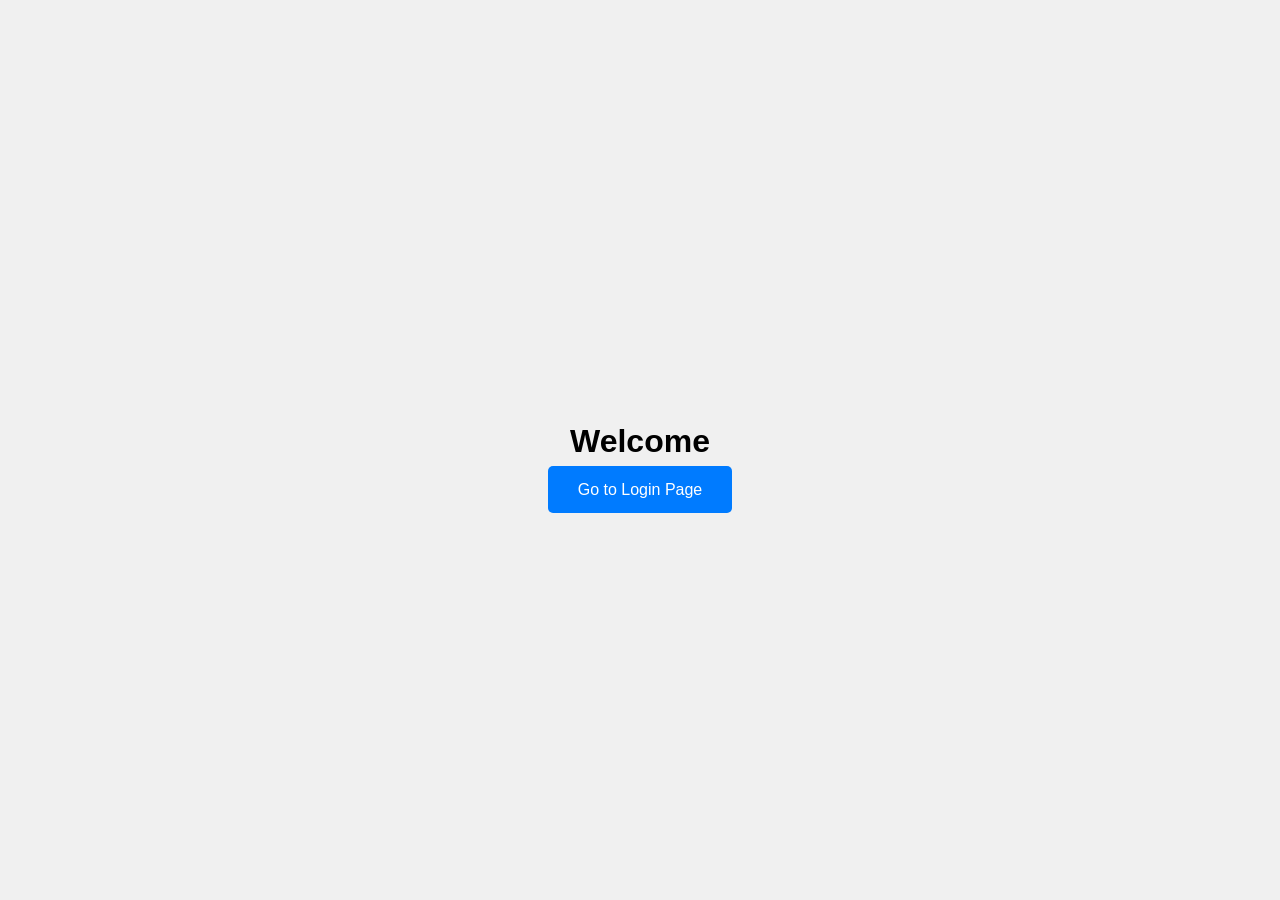
<file: static/index.html>
<!DOCTYPE html>
<html lang="en">
	<head>
		    <meta charset="UTF-8">
		        <meta name="viewport" content="width=device-width, initial-scale=1.0">
			    <title>Home</title>
			        <style>
        body {
		            font-family: Arial, sans-serif;
			                display: flex;
					            justify-content: center;
						                align-items: center;
								            height: 100vh;
									                margin: 0;
											            background-color: #f0f0f0;
												            }
	        .container {
			            text-align: center;
				            }
		        .login-button {
				            background-color: #007bff;
					                color: white;
							            border: none;
								                padding: 15px 30px;
										            font-size: 16px;
											                cursor: pointer;
													            border-radius: 5px;
														                text-decoration: none;
																        }
			        .login-button:hover {
					            background-color: #0056b3;
						            }
				    </style>
	</head>
	<body>
		    <div class="container">
			            <h1>Welcome</h1>
				            <a href="login.html" class="login-button">Go to Login Page</a>
					        </div>
	</body>
</html>
</file>
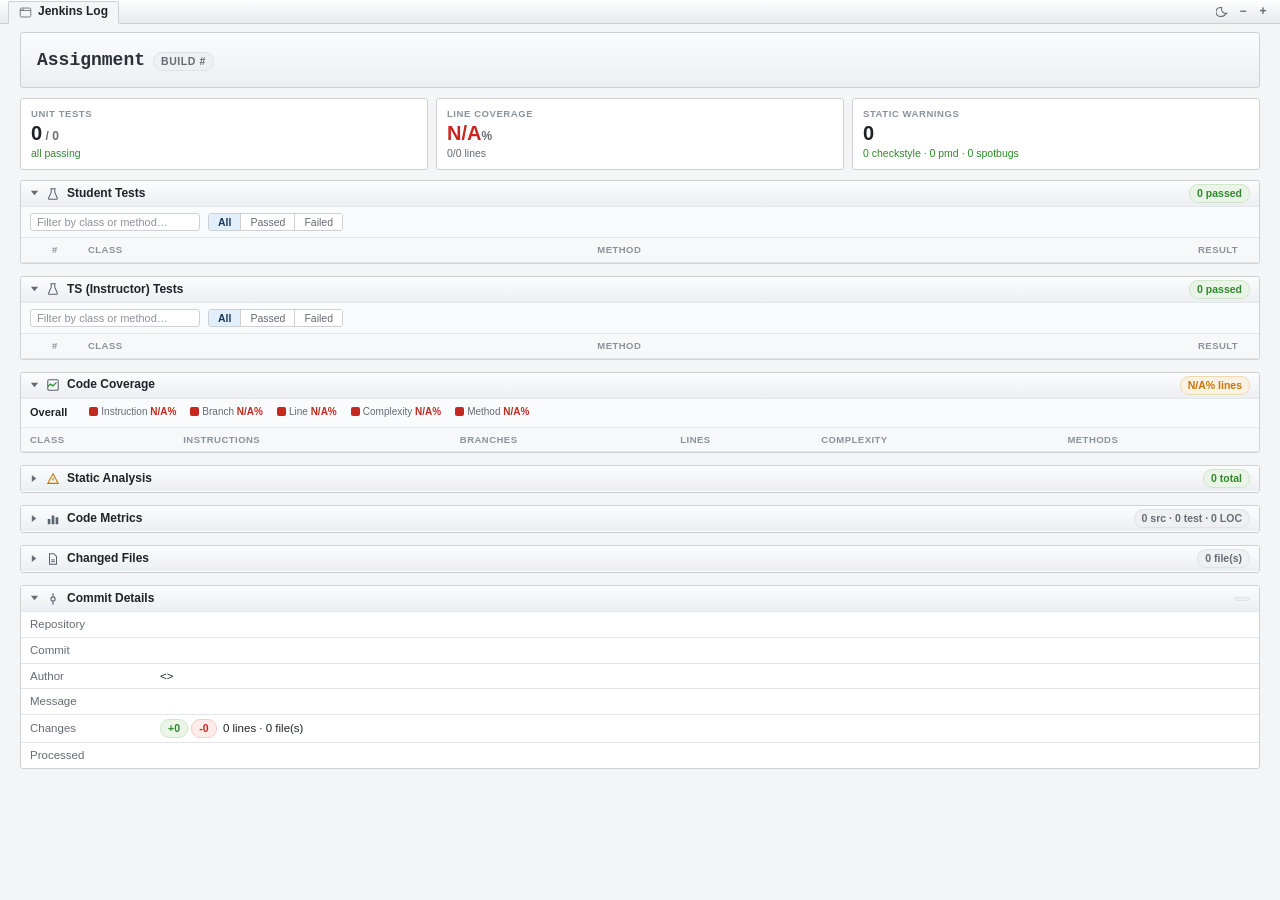
<file: EclipseMonitorModules/com.arglab.eclipsedatacollector.jenkins/web/index.html>
<!DOCTYPE html>
<html lang="en">
<head>
  <meta charset="UTF-8">
  <meta name="viewport" content="width=device-width, initial-scale=1.0">
  <title>Grading Report — Eclipse View</title>
  <link rel="stylesheet" href="styles.css">
  <script>
    (function () {
      try {
        var t = localStorage.getItem('gradeReportTheme');
        if (!t) t = matchMedia('(prefers-color-scheme: dark)').matches ? 'dark' : 'light';
        document.documentElement.setAttribute('data-theme', t);
      } catch (e) {
        document.documentElement.setAttribute('data-theme', 'dark');
      }
    })();
  </script>
</head>
<body>
  <div class="view-title">
    <span class="tab">
      <svg class="ico" viewBox="0 0 16 16" fill="none">
        <rect x="1.5" y="2.5" width="13" height="11" rx="1.5" stroke="#5a6470"/>
        <path d="M1.5 5.5h13" stroke="#5a6470"/>
        <circle cx="3.6" cy="4" r=".7" fill="#5a6470"/>
        <circle cx="5.6" cy="4" r=".7" fill="#5a6470"/>
      </svg>
      Jenkins Log
    </span>
    <span class="spacer"></span>
    <div class="tools">
      <span class="tbtn theme-toggle" title="Toggle light / dark theme"
            data-action="toggle-theme" role="button" tabindex="0">
        <svg class="i-moon" viewBox="0 0 16 16" width="14" height="14">
          <path d="M13 9.5A5.2 5.2 0 016.5 3a5.2 5.2 0 100 10c2.2 0 4.1-1.4 4.9-3.5z"
                fill="none" stroke="currentColor" stroke-width="1.2"/>
        </svg>
        <svg class="i-sun" viewBox="0 0 16 16" width="14" height="14">
          <circle cx="8" cy="8" r="3" fill="none" stroke="currentColor" stroke-width="1.2"/>
          <path d="M8 1v2M8 13v2M1 8h2M13 8h2M3.3 3.3l1.4 1.4M11.3 11.3l1.4 1.4M3.3 12.7l1.4-1.4M11.3 4.7l1.4-1.4"
                stroke="currentColor" stroke-width="1.1"/>
        </svg>
      </span>
      <span class="tbtn" title="Collapse all" data-action="collapse-all">&#8722;</span>
      <span class="tbtn" title="Expand all" data-action="expand-all">&#43;</span>
    </div>
    <!--div class="tools">
      <span class="tbtn" title="Collapse all" data-action="collapse-all">&#8722;</span>
      <span class="tbtn" title="Expand all" data-action="expand-all">&#43;</span>
      <span class="tbtn" title="Refresh">&#8635;</span>
    </div-->
  </div>

  <div class="body" id="root"></div>

  <!-- Report data island: replace this block's contents to render a different report -->
  <!--script id="report-data" type="application/json">
	{"commitStatusId":12,"commitHash":"8a882cfca9362b99cb35bd3791f97781f719ba70","repo":"csc216-GP3-TS","compiles":"c","commitsProcessed":true,"fileDiffsProcessed":true,"tsUnitTestsProcessed":true,"studentUnitTestsProcessed":true,"checkstyleProcessed":true,"pmdProcessed":true,"spotbugsProcessed":true,"coverageProcessed":true,"countsProcessed":true,"createdAt":"2025-08-18T11:12:54","commitDetails":{"commitId":12,"commitStatusId":12,"repo":"csc216-GP3-TS","commitHash":"8a882cfca9362b99cb35bd3791f97781f719ba70","authorTime":1755543085,"authorTimeZoneOffset":14400,"authorName":"Sarah Heckman","authorEmail":"sarah_heckman@ncsu.edu","commitMessage":"fixing pmd","insertions":1,"deletions":1,"linesChanged":2,"files":1,"commitTime":1755543085,"commitTimeZoneOffset":14400},"fileDiffs":[{"fileDiffsId":23,"commitStatusId":12,"commitType":"M","insertions":1,"deletions":1,"linesChanged":2,"priorPath":"WolfScheduler/src/edu/ncsu/csc216/wolf_scheduler/io/CourseRecordIO.java","path":"WolfScheduler/src/edu/ncsu/csc216/wolf_scheduler/io/CourseRecordIO.java"}],"checkstyleNotifications":[{"checkstyleId":21,"commitStatusId":12,"className":"Event","notification":"MissingJavadocMethodCheck","message":"Missing a Javadoc comment.","line":38,"col":9,"severity":"warning"}],"pmdNotifications":[{"pmdId":46,"commitStatusId":12,"packageName":"course","className":"Event","methodName":"setEventDetails","ruleSet":"Documentation","rule":"CommentRequired","beginLine":38,"endLine":38,"beginColumn":14,"endColumn":29,"priority":3,"message":"Comments on getters and setters\" are required"}],"spotBugsNotifications":[],"coverageData":[{"coverageId":36,"commitStatusId":12,"classname":"ConflictException","instructionMissed":0,"instructionCovered":8,"branchMissed":0,"branchCovered":0,"lineMissed":0,"lineCovered":4,"complexityMissed":0,"complexityCovered":2,"methodMissed":0,"methodCovered":2},{"coverageId":37,"commitStatusId":12,"classname":"Event","instructionMissed":0,"instructionCovered":198,"branchMissed":6,"branchCovered":28,"lineMissed":0,"lineCovered":57,"complexityMissed":6,"complexityCovered":22,"methodMissed":0,"methodCovered":8},{"coverageId":38,"commitStatusId":12,"classname":"ActivityRecordIO","instructionMissed":3,"instructionCovered":26,"branchMissed":0,"branchCovered":2,"lineMissed":1,"lineCovered":6,"complexityMissed":1,"complexityCovered":2,"methodMissed":1,"methodCovered":1},{"coverageId":39,"commitStatusId":12,"classname":"Course","instructionMissed":27,"instructionCovered":511,"branchMissed":17,"branchCovered":85,"lineMissed":9,"lineCovered":124,"complexityMissed":14,"complexityCovered":56,"methodMissed":0,"methodCovered":17},{"coverageId":40,"commitStatusId":12,"classname":"CourseRecordIO","instructionMissed":3,"instructionCovered":145,"branchMissed":0,"branchCovered":14,"lineMissed":1,"lineCovered":39,"complexityMissed":1,"complexityCovered":9,"methodMissed":1,"methodCovered":2},{"coverageId":41,"commitStatusId":12,"classname":"WolfScheduler","instructionMissed":12,"instructionCovered":301,"branchMissed":1,"branchCovered":27,"lineMissed":4,"lineCovered":64,"complexityMissed":1,"complexityCovered":25,"methodMissed":0,"methodCovered":12},{"coverageId":42,"commitStatusId":12,"classname":"Activity","instructionMissed":25,"instructionCovered":328,"branchMissed":15,"branchCovered":63,"lineMissed":8,"lineCovered":78,"complexityMissed":13,"complexityCovered":38,"methodMissed":0,"methodCovered":12}],"studentUnitTests":[{"commitStatusId":12,"className":"ActivityTest","methodName":"testCheckConflict5","line":-1,"fail":false,"failMsg":"","sunitTestsId":674},{"commitStatusId":12,"className":"ActivityTest","methodName":"testCheckConflictCE8","line":-1,"fail":false,"failMsg":"","sunitTestsId":675},{"commitStatusId":12,"className":"ActivityTest","methodName":"testCheckConflict4","line":-1,"fail":false,"failMsg":"","sunitTestsId":676},{"commitStatusId":12,"className":"ActivityTest","methodName":"testCheckConflictEC4","line":-1,"fail":false,"failMsg":"","sunitTestsId":677},{"commitStatusId":12,"className":"ActivityTest","methodName":"testCheckConflict3","line":-1,"fail":false,"failMsg":"","sunitTestsId":678},{"commitStatusId":12,"className":"ActivityTest","methodName":"testCheckConflictCE7","line":-1,"fail":false,"failMsg":"","sunitTestsId":679},{"commitStatusId":12,"className":"ActivityTest","methodName":"testCheckConflictEC8","line":-1,"fail":false,"failMsg":"","sunitTestsId":680},{"commitStatusId":12,"className":"ActivityTest","methodName":"testCheckConflict7","line":-1,"fail":false,"failMsg":"","sunitTestsId":681},{"commitStatusId":12,"className":"ActivityTest","methodName":"testCheckConflict8","line":-1,"fail":false,"failMsg":"","sunitTestsId":682},{"commitStatusId":12,"className":"ActivityTest","methodName":"testCheckConflict6","line":-1,"fail":false,"failMsg":"","sunitTestsId":683},{"commitStatusId":12,"className":"ActivityTest","methodName":"testCheckConflictE1","line":-1,"fail":false,"failMsg":"","sunitTestsId":684},{"commitStatusId":12,"className":"ActivityTest","methodName":"testCheckConflictEC7","line":-1,"fail":false,"failMsg":"","sunitTestsId":685},{"commitStatusId":12,"className":"ActivityTest","methodName":"testCheckConflictE2","line":-1,"fail":false,"failMsg":"","sunitTestsId":686},{"commitStatusId":12,"className":"ActivityTest","methodName":"testCheckConflictSameActivity","line":-1,"fail":false,"failMsg":"","sunitTestsId":687},{"commitStatusId":12,"className":"ActivityTest","methodName":"testCheckConflict1","line":-1,"fail":false,"failMsg":"","sunitTestsId":688},{"commitStatusId":12,"className":"ActivityTest","methodName":"testCheckConflictE3","line":-1,"fail":false,"failMsg":"","sunitTestsId":689},{"commitStatusId":12,"className":"ActivityTest","methodName":"testCheckConflictE4","line":-1,"fail":false,"failMsg":"","sunitTestsId":690},{"commitStatusId":12,"className":"ActivityTest","methodName":"testCheckConflictEC3","line":-1,"fail":false,"failMsg":"","sunitTestsId":691},{"commitStatusId":12,"className":"ActivityTest","methodName":"testCheckConflictCE1","line":-1,"fail":false,"failMsg":"","sunitTestsId":692},{"commitStatusId":12,"className":"ActivityTest","methodName":"testCheckConflict2","line":-1,"fail":false,"failMsg":"","sunitTestsId":693},{"commitStatusId":12,"className":"ActivityTest","methodName":"testCheckConflictE5","line":-1,"fail":false,"failMsg":"","sunitTestsId":694},{"commitStatusId":12,"className":"ActivityTest","methodName":"testCheckConflictCE2","line":-1,"fail":false,"failMsg":"","sunitTestsId":695},{"commitStatusId":12,"className":"ActivityTest","methodName":"testCheckConflictEC2","line":-1,"fail":false,"failMsg":"","sunitTestsId":696},{"commitStatusId":12,"className":"ActivityTest","methodName":"testCheckConflictCE3","line":-1,"fail":false,"failMsg":"","sunitTestsId":697},{"commitStatusId":12,"className":"ActivityTest","methodName":"testCheckConflictCE4","line":-1,"fail":false,"failMsg":"","sunitTestsId":698},{"commitStatusId":12,"className":"ActivityTest","methodName":"testCheckConflictEC1","line":-1,"fail":false,"failMsg":"","sunitTestsId":699},{"commitStatusId":12,"className":"ConflictExceptionTest","methodName":"testConflictException","line":-1,"fail":false,"failMsg":"","sunitTestsId":700},{"commitStatusId":12,"className":"ConflictExceptionTest","methodName":"testConflictExceptionString","line":-1,"fail":false,"failMsg":"","sunitTestsId":701},{"commitStatusId":12,"className":"CourseTest","methodName":"testSetMeetingDaysAndTimesInvalid(String, int, int)[18]","line":-1,"fail":false,"failMsg":"","sunitTestsId":702},{"commitStatusId":12,"className":"CourseTest","methodName":"testSetMeetingDaysAndTimesInvalid(String, int, int)[17]","line":-1,"fail":false,"failMsg":"","sunitTestsId":703},{"commitStatusId":12,"className":"CourseTest","methodName":"testSetMeetingDaysAndTimesInvalid(String, int, int)[19]","line":-1,"fail":false,"failMsg":"","sunitTestsId":704},{"commitStatusId":12,"className":"CourseTest","methodName":"testSetMeetingDaysAndTimesInvalid(String, int, int)[14]","line":-1,"fail":false,"failMsg":"","sunitTestsId":705},{"commitStatusId":12,"className":"CourseTest","methodName":"testSetMeetingDaysAndTimesInvalid(String, int, int)[13]","line":-1,"fail":false,"failMsg":"","sunitTestsId":706},{"commitStatusId":12,"className":"CourseTest","methodName":"testSetMeetingDaysAndTimesInvalid(String, int, int)[16]","line":-1,"fail":false,"failMsg":"","sunitTestsId":707},{"commitStatusId":12,"className":"CourseTest","methodName":"testSetMeetingDaysAndTimesInvalid(String, int, int)[15]","line":-1,"fail":false,"failMsg":"","sunitTestsId":708},{"commitStatusId":12,"className":"CourseTest","methodName":"testSetMeetingDaysAndTimesInvalid(String, int, int)[10]","line":-1,"fail":false,"failMsg":"","sunitTestsId":709},{"commitStatusId":12,"className":"CourseTest","methodName":"testSetMeetingDaysAndTimesInvalid(String, int, int)[12]","line":-1,"fail":false,"failMsg":"","sunitTestsId":710},{"commitStatusId":12,"className":"CourseTest","methodName":"testSetMeetingDaysAndTimesInvalid(String, int, int)[11]","line":-1,"fail":false,"failMsg":"","sunitTestsId":711},{"commitStatusId":12,"className":"CourseTest","methodName":"testSetInstructorIdValid()","line":-1,"fail":false,"failMsg":"","sunitTestsId":712},{"commitStatusId":12,"className":"CourseTest","methodName":"testSetNameValid(String)[1]","line":-1,"fail":false,"failMsg":"","sunitTestsId":713},{"commitStatusId":12,"className":"CourseTest","methodName":"testSetNameValid(String)[2]","line":-1,"fail":true,"failMsg":"Testing Fail","sunitTestsId":714},{"commitStatusId":12,"className":"CourseTest","methodName":"testSetNameValid(String)[5]","line":-1,"fail":false,"failMsg":"","sunitTestsId":715},{"commitStatusId":12,"className":"CourseTest","methodName":"testSetNameValid(String)[3]","line":-1,"fail":false,"failMsg":"","sunitTestsId":716},{"commitStatusId":12,"className":"CourseTest","methodName":"testSetNameValid(String)[4]","line":-1,"fail":false,"failMsg":"","sunitTestsId":717},{"commitStatusId":12,"className":"CourseTest","methodName":"testSetNameInvalid(String)[13]","line":-1,"fail":false,"failMsg":"","sunitTestsId":718},{"commitStatusId":12,"className":"CourseTest","methodName":"testSetNameInvalid(String)[14]","line":-1,"fail":false,"failMsg":"","sunitTestsId":719},{"commitStatusId":12,"className":"CourseTest","methodName":"testSetNameInvalid(String)[11]","line":-1,"fail":false,"failMsg":"","sunitTestsId":720},{"commitStatusId":12,"className":"CourseTest","methodName":"testSetSectionInvalid(String)[5]","line":-1,"fail":false,"failMsg":"","sunitTestsId":721},{"commitStatusId":12,"className":"CourseTest","methodName":"testSetNameInvalid(String)[12]","line":-1,"fail":false,"failMsg":"","sunitTestsId":722},{"commitStatusId":12,"className":"CourseTest","methodName":"testSetSectionInvalid(String)[4]","line":-1,"fail":false,"failMsg":"","sunitTestsId":723},{"commitStatusId":12,"className":"CourseTest","methodName":"testSetMeetingDaysAndTimesInvalid(String, int, int)[20]","line":-1,"fail":false,"failMsg":"","sunitTestsId":724},{"commitStatusId":12,"className":"CourseTest","methodName":"testSetSectionInvalid(String)[3]","line":-1,"fail":false,"failMsg":"","sunitTestsId":725},{"commitStatusId":12,"className":"CourseTest","methodName":"testSetSectionInvalid(String)[2]","line":-1,"fail":false,"failMsg":"","sunitTestsId":726},{"commitStatusId":12,"className":"CourseTest","methodName":"testHashCode()","line":-1,"fail":false,"failMsg":"","sunitTestsId":727},{"commitStatusId":12,"className":"CourseTest","methodName":"testEqualsObject()","line":-1,"fail":false,"failMsg":"","sunitTestsId":728},{"commitStatusId":12,"className":"CourseTest","methodName":"testSetSectionInvalid(String)[1]","line":-1,"fail":false,"failMsg":"","sunitTestsId":729},{"commitStatusId":12,"className":"CourseTest","methodName":"testSetNameInvalid(String)[7]","line":-1,"fail":false,"failMsg":"","sunitTestsId":730},{"commitStatusId":12,"className":"CourseTest","methodName":"testSetNameInvalid(String)[6]","line":-1,"fail":false,"failMsg":"","sunitTestsId":731},{"commitStatusId":12,"className":"CourseTest","methodName":"testSetCreditsValid()","line":-1,"fail":false,"failMsg":"","sunitTestsId":732},{"commitStatusId":12,"className":"CourseTest","methodName":"testSetNameInvalid(String)[9]","line":-1,"fail":false,"failMsg":"","sunitTestsId":733},{"commitStatusId":12,"className":"CourseTest","methodName":"testSetNameInvalid(String)[8]","line":-1,"fail":false,"failMsg":"","sunitTestsId":734},{"commitStatusId":12,"className":"CourseTest","methodName":"testSetNameInvalid(String)[10]","line":-1,"fail":false,"failMsg":"","sunitTestsId":735},{"commitStatusId":12,"className":"CourseTest","methodName":"testGetMeetingString()","line":-1,"fail":false,"failMsg":"","sunitTestsId":736},{"commitStatusId":12,"className":"CourseTest","methodName":"testSetInstructorIdInvalid(String)[1]","line":-1,"fail":false,"failMsg":"","sunitTestsId":737},{"commitStatusId":12,"className":"CourseTest","methodName":"testSetInstructorIdInvalid(String)[2]","line":-1,"fail":false,"failMsg":"","sunitTestsId":738},{"commitStatusId":12,"className":"CourseTest","methodName":"testSetNameInvalid(String)[1]","line":-1,"fail":false,"failMsg":"","sunitTestsId":739},{"commitStatusId":12,"className":"CourseTest","methodName":"testSetNameInvalid(String)[3]","line":-1,"fail":false,"failMsg":"","sunitTestsId":740},{"commitStatusId":12,"className":"CourseTest","methodName":"testSetMeetingDaysAndTimesValid(String, int, int, int, int)[1]","line":-1,"fail":false,"failMsg":"","sunitTestsId":741},{"commitStatusId":12,"className":"CourseTest","methodName":"testSetNameInvalid(String)[2]","line":-1,"fail":false,"failMsg":"","sunitTestsId":742},{"commitStatusId":12,"className":"CourseTest","methodName":"testSetMeetingDaysAndTimesValid(String, int, int, int, int)[2]","line":-1,"fail":false,"failMsg":"","sunitTestsId":743},{"commitStatusId":12,"className":"CourseTest","methodName":"testSetNameInvalid(String)[5]","line":-1,"fail":false,"failMsg":"","sunitTestsId":744},{"commitStatusId":12,"className":"CourseTest","methodName":"testSetMeetingDaysAndTimesValid(String, int, int, int, int)[3]","line":-1,"fail":false,"failMsg":"","sunitTestsId":745},{"commitStatusId":12,"className":"CourseTest","methodName":"testSetNameInvalid(String)[4]","line":-1,"fail":false,"failMsg":"","sunitTestsId":746},{"commitStatusId":12,"className":"CourseTest","methodName":"testSetMeetingDaysAndTimesValid(String, int, int, int, int)[4]","line":-1,"fail":false,"failMsg":"","sunitTestsId":747},{"commitStatusId":12,"className":"CourseTest","methodName":"testSetMeetingDaysAndTimesValid(String, int, int, int, int)[5]","line":-1,"fail":false,"failMsg":"","sunitTestsId":748},{"commitStatusId":12,"className":"CourseTest","methodName":"testSetTitleInvalid(String)[2]","line":-1,"fail":false,"failMsg":"","sunitTestsId":749},{"commitStatusId":12,"className":"CourseTest","methodName":"testSetMeetingDaysAndTimesValid(String, int, int, int, int)[6]","line":-1,"fail":false,"failMsg":"","sunitTestsId":750},{"commitStatusId":12,"className":"CourseTest","methodName":"testSetTitleInvalid(String)[1]","line":-1,"fail":false,"failMsg":"","sunitTestsId":751},{"commitStatusId":12,"className":"CourseTest","methodName":"testSetMeetingDaysAndTimesValid(String, int, int, int, int)[7]","line":-1,"fail":false,"failMsg":"","sunitTestsId":752},{"commitStatusId":12,"className":"CourseTest","methodName":"testToString()","line":-1,"fail":false,"failMsg":"","sunitTestsId":753},{"commitStatusId":12,"className":"CourseTest","methodName":"testSetCreditsInvalid(int)[2]","line":-1,"fail":false,"failMsg":"","sunitTestsId":754},{"commitStatusId":12,"className":"CourseTest","methodName":"testSetTitleValid()","line":-1,"fail":false,"failMsg":"","sunitTestsId":755},{"commitStatusId":12,"className":"CourseTest","methodName":"testSetCreditsInvalid(int)[1]","line":-1,"fail":false,"failMsg":"","sunitTestsId":756},{"commitStatusId":12,"className":"CourseTest","methodName":"testCourseArranged()","line":-1,"fail":false,"failMsg":"","sunitTestsId":757},{"commitStatusId":12,"className":"CourseTest","methodName":"testCourseWithTimes()","line":-1,"fail":false,"failMsg":"","sunitTestsId":758},{"commitStatusId":12,"className":"CourseTest","methodName":"testSetMeetingDaysAndTimesInvalid(String, int, int)[8]","line":-1,"fail":false,"failMsg":"","sunitTestsId":759},{"commitStatusId":12,"className":"CourseTest","methodName":"testSetMeetingDaysAndTimesInvalid(String, int, int)[9]","line":-1,"fail":false,"failMsg":"","sunitTestsId":760},{"commitStatusId":12,"className":"CourseTest","methodName":"testSetMeetingDaysAndTimesInvalid(String, int, int)[4]","line":-1,"fail":false,"failMsg":"","sunitTestsId":761},{"commitStatusId":12,"className":"CourseTest","methodName":"testSetMeetingDaysAndTimesInvalid(String, int, int)[5]","line":-1,"fail":false,"failMsg":"","sunitTestsId":762},{"commitStatusId":12,"className":"CourseTest","methodName":"testSetMeetingDaysAndTimesInvalid(String, int, int)[6]","line":-1,"fail":false,"failMsg":"","sunitTestsId":763},{"commitStatusId":12,"className":"CourseTest","methodName":"testSetMeetingDaysAndTimesInvalid(String, int, int)[7]","line":-1,"fail":false,"failMsg":"","sunitTestsId":764},{"commitStatusId":12,"className":"CourseTest","methodName":"testSetSectionValid()","line":-1,"fail":false,"failMsg":"","sunitTestsId":765},{"commitStatusId":12,"className":"CourseTest","methodName":"testSetMeetingDaysAndTimesInvalid(String, int, int)[1]","line":-1,"fail":false,"failMsg":"","sunitTestsId":766},{"commitStatusId":12,"className":"CourseTest","methodName":"testSetMeetingDaysAndTimesInvalid(String, int, int)[2]","line":-1,"fail":false,"failMsg":"","sunitTestsId":767},{"commitStatusId":12,"className":"CourseTest","methodName":"testSetMeetingDaysAndTimesInvalid(String, int, int)[3]","line":-1,"fail":false,"failMsg":"","sunitTestsId":768},{"commitStatusId":12,"className":"EventTest","methodName":"testToString()","line":-1,"fail":false,"failMsg":"","sunitTestsId":769},{"commitStatusId":12,"className":"EventTest","methodName":"testGetMeetingString()","line":-1,"fail":false,"failMsg":"","sunitTestsId":770},{"commitStatusId":12,"className":"EventTest","methodName":"testSetMeetingDaysAndTimesInvalid(String, int, int)[9]","line":-1,"fail":false,"failMsg":"","sunitTestsId":771},{"commitStatusId":12,"className":"EventTest","methodName":"testSetMeetingDaysAndTimesInvalid(String, int, int)[7]","line":-1,"fail":false,"failMsg":"","sunitTestsId":772},{"commitStatusId":12,"className":"EventTest","methodName":"testSetMeetingDaysAndTimesInvalid(String, int, int)[8]","line":-1,"fail":false,"failMsg":"","sunitTestsId":773},{"commitStatusId":12,"className":"EventTest","methodName":"testSetMeetingDaysAndTimesInvalid(String, int, int)[5]","line":-1,"fail":false,"failMsg":"","sunitTestsId":774},{"commitStatusId":12,"className":"EventTest","methodName":"testSetMeetingDaysAndTimesInvalid(String, int, int)[6]","line":-1,"fail":false,"failMsg":"","sunitTestsId":775},{"commitStatusId":12,"className":"EventTest","methodName":"testSetMeetingDaysAndTimesInvalid(String, int, int)[3]","line":-1,"fail":false,"failMsg":"","sunitTestsId":776},{"commitStatusId":12,"className":"EventTest","methodName":"testSetMeetingDaysAndTimesInvalid(String, int, int)[4]","line":-1,"fail":false,"failMsg":"","sunitTestsId":777},{"commitStatusId":12,"className":"EventTest","methodName":"testSetMeetingDaysAndTimesInvalid(String, int, int)[1]","line":-1,"fail":false,"failMsg":"","sunitTestsId":778},{"commitStatusId":12,"className":"EventTest","methodName":"testEvent()","line":-1,"fail":false,"failMsg":"","sunitTestsId":779},{"commitStatusId":12,"className":"EventTest","methodName":"testSetMeetingDaysAndTimesInvalid(String, int, int)[2]","line":-1,"fail":false,"failMsg":"","sunitTestsId":780},{"commitStatusId":12,"className":"EventTest","methodName":"testSetEventDetailsValid()","line":-1,"fail":false,"failMsg":"","sunitTestsId":781},{"commitStatusId":12,"className":"EventTest","methodName":"testGetShortDisplayArray()","line":-1,"fail":false,"failMsg":"","sunitTestsId":782},{"commitStatusId":12,"className":"EventTest","methodName":"testGetLongDisplayArray()","line":-1,"fail":false,"failMsg":"","sunitTestsId":783},{"commitStatusId":12,"className":"EventTest","methodName":"testSetMeetingDaysAndTimesInvalid(String, int, int)[10]","line":-1,"fail":false,"failMsg":"","sunitTestsId":784},{"commitStatusId":12,"className":"EventTest","methodName":"testSetMeetingDaysAndTimesInvalid(String, int, int)[11]","line":-1,"fail":false,"failMsg":"","sunitTestsId":785},{"commitStatusId":12,"className":"EventTest","methodName":"testSetMeetingDaysAndTimesValid(String, int, int, int, int)[1]","line":-1,"fail":false,"failMsg":"","sunitTestsId":786},{"commitStatusId":12,"className":"EventTest","methodName":"testSetTitleInvalid(String)[1]","line":-1,"fail":false,"failMsg":"","sunitTestsId":787},{"commitStatusId":12,"className":"EventTest","methodName":"testSetMeetingDaysAndTimesValid(String, int, int, int, int)[2]","line":-1,"fail":false,"failMsg":"","sunitTestsId":788},{"commitStatusId":12,"className":"EventTest","methodName":"testEqualsObject()","line":-1,"fail":false,"failMsg":"","sunitTestsId":789},{"commitStatusId":12,"className":"EventTest","methodName":"testSetTitleValid()","line":-1,"fail":false,"failMsg":"","sunitTestsId":790},{"commitStatusId":12,"className":"EventTest","methodName":"testSetTitleInvalid(String)[2]","line":-1,"fail":false,"failMsg":"","sunitTestsId":791},{"commitStatusId":12,"className":"EventTest","methodName":"testHashCode()","line":-1,"fail":false,"failMsg":"","sunitTestsId":792},{"commitStatusId":12,"className":"EventTest","methodName":"testSetEventDetailsInvalid(String)[1]","line":-1,"fail":false,"failMsg":"","sunitTestsId":793},{"commitStatusId":12,"className":"ExtendedCourseTest","methodName":"testGetShortDisplayArray()","line":-1,"fail":false,"failMsg":"","sunitTestsId":794},{"commitStatusId":12,"className":"ExtendedCourseTest","methodName":"testGetLongDisplayArray()","line":-1,"fail":false,"failMsg":"","sunitTestsId":795},{"commitStatusId":12,"className":"ActivityRecordIOTest","methodName":"testWriteActivityRecords","line":-1,"fail":false,"failMsg":"","sunitTestsId":796},{"commitStatusId":12,"className":"ActivityRecordIOTest","methodName":"testWriteActivityRecordsWithEvents","line":-1,"fail":false,"failMsg":"","sunitTestsId":797},{"commitStatusId":12,"className":"CourseRecordIOTest","methodName":"testReadInvalidCourseRecords","line":-1,"fail":false,"failMsg":"","sunitTestsId":798},{"commitStatusId":12,"className":"CourseRecordIOTest","methodName":"testReadValidCourseRecords","line":-1,"fail":false,"failMsg":"","sunitTestsId":799},{"commitStatusId":12,"className":"WolfSchedulerTest","methodName":"testExportSchedule","line":-1,"fail":false,"failMsg":"","sunitTestsId":800},{"commitStatusId":12,"className":"WolfSchedulerTest","methodName":"testRemoveActivityFromSchedule","line":-1,"fail":false,"failMsg":"","sunitTestsId":801},{"commitStatusId":12,"className":"WolfSchedulerTest","methodName":"testResetSchedule","line":-1,"fail":false,"failMsg":"","sunitTestsId":802},{"commitStatusId":12,"className":"WolfSchedulerTest","methodName":"testAddEventConflict","line":-1,"fail":false,"failMsg":"","sunitTestsId":803},{"commitStatusId":12,"className":"WolfSchedulerTest","methodName":"testAddCourseToSchedule","line":-1,"fail":false,"failMsg":"","sunitTestsId":804},{"commitStatusId":12,"className":"WolfSchedulerTest","methodName":"testAddEventToSchedule","line":-1,"fail":false,"failMsg":"","sunitTestsId":805},{"commitStatusId":12,"className":"WolfSchedulerTest","methodName":"testSetScheduleTitle","line":-1,"fail":false,"failMsg":"","sunitTestsId":806},{"commitStatusId":12,"className":"WolfSchedulerTest","methodName":"testGetScheduledActivities","line":-1,"fail":false,"failMsg":"","sunitTestsId":807},{"commitStatusId":12,"className":"WolfSchedulerTest","methodName":"testGetFullScheduledActivities","line":-1,"fail":false,"failMsg":"","sunitTestsId":808},{"commitStatusId":12,"className":"WolfSchedulerTest","methodName":"testGetCourseCatalog","line":-1,"fail":false,"failMsg":"","sunitTestsId":809},{"commitStatusId":12,"className":"WolfSchedulerTest","methodName":"testAddConflict","line":-1,"fail":false,"failMsg":"","sunitTestsId":810},{"commitStatusId":12,"className":"WolfSchedulerTest","methodName":"testGetCourseFromCatalog","line":-1,"fail":false,"failMsg":"","sunitTestsId":811},{"commitStatusId":12,"className":"WolfSchedulerTest","methodName":"testAddCourseConflict","line":-1,"fail":false,"failMsg":"","sunitTestsId":812},{"commitStatusId":12,"className":"WolfSchedulerTest","methodName":"testWolfScheduler","line":-1,"fail":false,"failMsg":"","sunitTestsId":813}],"tsUnitTests":[{"tsUnitTestId":701,"commitStatusId":12,"className":"TSActivityTest","methodName":"testCheckConflict4","line":-1,"fail":false,"failMsg":""},{"tsUnitTestId":702,"commitStatusId":12,"className":"TSActivityTest","methodName":"testCheckConflictEC4","line":-1,"fail":false,"failMsg":""},{"tsUnitTestId":703,"commitStatusId":12,"className":"TSActivityTest","methodName":"testCheckConflictCE7","line":-1,"fail":false,"failMsg":""},{"tsUnitTestId":704,"commitStatusId":12,"className":"TSActivityTest","methodName":"testCheckConflictEC1","line":-1,"fail":false,"failMsg":""},{"tsUnitTestId":705,"commitStatusId":12,"className":"TSActivityTest","methodName":"testCheckConflict7","line":-1,"fail":false,"failMsg":""},{"tsUnitTestId":706,"commitStatusId":12,"className":"TSActivityTest","methodName":"testCheckConflictEC7","line":-1,"fail":false,"failMsg":""},{"tsUnitTestId":707,"commitStatusId":12,"className":"TSActivityTest","methodName":"testCheckConflict1","line":-1,"fail":false,"failMsg":""},{"tsUnitTestId":708,"commitStatusId":12,"className":"TSActivityTest","methodName":"testCheckConflictCE4","line":-1,"fail":false,"failMsg":""},{"tsUnitTestId":709,"commitStatusId":12,"className":"TSActivityTest","methodName":"testCheckConflict3","line":-1,"fail":false,"failMsg":""},{"tsUnitTestId":710,"commitStatusId":12,"className":"TSActivityTest","methodName":"testCheckConflictCE1","line":-1,"fail":false,"failMsg":""},{"tsUnitTestId":711,"commitStatusId":12,"className":"TSActivityTest","methodName":"testCheckConflictE2","line":-1,"fail":false,"failMsg":""},{"tsUnitTestId":712,"commitStatusId":12,"className":"TSActivityTest","methodName":"testCheckConflictCE3","line":-1,"fail":false,"failMsg":""},{"tsUnitTestId":713,"commitStatusId":12,"className":"TSActivityTest","methodName":"testCheckConflictEC3","line":-1,"fail":false,"failMsg":""},{"tsUnitTestId":714,"commitStatusId":12,"className":"TSActivityTest","methodName":"testCheckConflictCE2","line":-1,"fail":false,"failMsg":""},{"tsUnitTestId":715,"commitStatusId":12,"className":"TSActivityTest","methodName":"testCheckConflictE1","line":-1,"fail":false,"failMsg":""},{"tsUnitTestId":716,"commitStatusId":12,"className":"TSActivityTest","methodName":"testCheckConflictE4","line":-1,"fail":false,"failMsg":""},{"tsUnitTestId":717,"commitStatusId":12,"className":"TSActivityTest","methodName":"testCheckConflict6","line":-1,"fail":false,"failMsg":""},{"tsUnitTestId":718,"commitStatusId":12,"className":"TSActivityTest","methodName":"testCheckConflictSameActivity","line":-1,"fail":false,"failMsg":""},{"tsUnitTestId":719,"commitStatusId":12,"className":"TSActivityTest","methodName":"testCheckConflictE5","line":-1,"fail":false,"failMsg":""},{"tsUnitTestId":720,"commitStatusId":12,"className":"TSActivityTest","methodName":"testCheckConflictEC2","line":-1,"fail":false,"failMsg":""},{"tsUnitTestId":721,"commitStatusId":12,"className":"TSActivityTest","methodName":"testCheckConflict5","line":-1,"fail":false,"failMsg":""},{"tsUnitTestId":722,"commitStatusId":12,"className":"TSActivityTest","methodName":"testCheckConflictCE8","line":-1,"fail":false,"failMsg":""},{"tsUnitTestId":723,"commitStatusId":12,"className":"TSActivityTest","methodName":"testCheckConflictEC8","line":-1,"fail":false,"failMsg":""},{"tsUnitTestId":724,"commitStatusId":12,"className":"TSActivityTest","methodName":"testCheckConflictE3","line":-1,"fail":false,"failMsg":""},{"tsUnitTestId":725,"commitStatusId":12,"className":"TSActivityTest","methodName":"testCheckConflict2","line":-1,"fail":false,"failMsg":""},{"tsUnitTestId":726,"commitStatusId":12,"className":"TSActivityTest","methodName":"testCheckConflict8","line":-1,"fail":false,"failMsg":""},{"tsUnitTestId":727,"commitStatusId":12,"className":"TSConflictExceptionTest","methodName":"testConflictExceptionString","line":-1,"fail":false,"failMsg":""},{"tsUnitTestId":728,"commitStatusId":12,"className":"TSConflictExceptionTest","methodName":"testConflictException","line":-1,"fail":false,"failMsg":""},{"tsUnitTestId":729,"commitStatusId":12,"className":"TSCourseTest","methodName":"testSetMeetingDaysAndTimesInvalid(String, int, int)[12]","line":-1,"fail":false,"failMsg":""},{"tsUnitTestId":730,"commitStatusId":12,"className":"TSCourseTest","methodName":"testSetMeetingDaysAndTimesInvalid(String, int, int)[13]","line":-1,"fail":false,"failMsg":""},{"tsUnitTestId":731,"commitStatusId":12,"className":"TSCourseTest","methodName":"testSetMeetingDaysAndTimesInvalid(String, int, int)[10]","line":-1,"fail":false,"failMsg":""},{"tsUnitTestId":732,"commitStatusId":12,"className":"TSCourseTest","methodName":"testSetMeetingDaysAndTimesInvalid(String, int, int)[11]","line":-1,"fail":false,"failMsg":""},{"tsUnitTestId":733,"commitStatusId":12,"className":"TSCourseTest","methodName":"testSetMeetingDaysAndTimesInvalid(String, int, int)[18]","line":-1,"fail":false,"failMsg":""},{"tsUnitTestId":734,"commitStatusId":12,"className":"TSCourseTest","methodName":"testSetMeetingDaysAndTimesInvalid(String, int, int)[19]","line":-1,"fail":false,"failMsg":""},{"tsUnitTestId":735,"commitStatusId":12,"className":"TSCourseTest","methodName":"testSetMeetingDaysAndTimesInvalid(String, int, int)[16]","line":-1,"fail":false,"failMsg":""},{"tsUnitTestId":736,"commitStatusId":12,"className":"TSCourseTest","methodName":"testSetMeetingDaysAndTimesInvalid(String, int, int)[17]","line":-1,"fail":false,"failMsg":""},{"tsUnitTestId":737,"commitStatusId":12,"className":"TSCourseTest","methodName":"testSetMeetingDaysAndTimesInvalid(String, int, int)[14]","line":-1,"fail":false,"failMsg":""},{"tsUnitTestId":738,"commitStatusId":12,"className":"TSCourseTest","methodName":"testSetMeetingDaysAndTimesInvalid(String, int, int)[15]","line":-1,"fail":false,"failMsg":""},{"tsUnitTestId":739,"commitStatusId":12,"className":"TSCourseTest","methodName":"testToString()","line":-1,"fail":false,"failMsg":""},{"tsUnitTestId":740,"commitStatusId":12,"className":"TSCourseTest","methodName":"testSetSectionInvalid(String)[1]","line":-1,"fail":false,"failMsg":""},{"tsUnitTestId":741,"commitStatusId":12,"className":"TSCourseTest","methodName":"testSetSectionInvalid(String)[2]","line":-1,"fail":false,"failMsg":""},{"tsUnitTestId":742,"commitStatusId":12,"className":"TSCourseTest","methodName":"testSetSectionInvalid(String)[3]","line":-1,"fail":false,"failMsg":""},{"tsUnitTestId":743,"commitStatusId":12,"className":"TSCourseTest","methodName":"testSetSectionInvalid(String)[4]","line":-1,"fail":false,"failMsg":""},{"tsUnitTestId":744,"commitStatusId":12,"className":"TSCourseTest","methodName":"testSetNameInvalid(String)[11]","line":-1,"fail":false,"failMsg":""},{"tsUnitTestId":745,"commitStatusId":12,"className":"TSCourseTest","methodName":"testSetMeetingDaysAndTimesInvalid(String, int, int)[20]","line":-1,"fail":false,"failMsg":""},{"tsUnitTestId":746,"commitStatusId":12,"className":"TSCourseTest","methodName":"testSetNameInvalid(String)[10]","line":-1,"fail":false,"failMsg":""},{"tsUnitTestId":747,"commitStatusId":12,"className":"TSCourseTest","methodName":"testSetNameInvalid(String)[9]","line":-1,"fail":false,"failMsg":""},{"tsUnitTestId":748,"commitStatusId":12,"className":"TSCourseTest","methodName":"testSetNameInvalid(String)[7]","line":-1,"fail":false,"failMsg":""},{"tsUnitTestId":749,"commitStatusId":12,"className":"TSCourseTest","methodName":"testSetNameInvalid(String)[8]","line":-1,"fail":false,"failMsg":""},{"tsUnitTestId":750,"commitStatusId":12,"className":"TSCourseTest","methodName":"testEqualsObject()","line":-1,"fail":false,"failMsg":""},{"tsUnitTestId":751,"commitStatusId":12,"className":"TSCourseTest","methodName":"testSetSectionInvalid(String)[5]","line":-1,"fail":false,"failMsg":""},{"tsUnitTestId":752,"commitStatusId":12,"className":"TSCourseTest","methodName":"testHashCode()","line":-1,"fail":false,"failMsg":""},{"tsUnitTestId":753,"commitStatusId":12,"className":"TSCourseTest","methodName":"testSetCreditsValid()","line":-1,"fail":false,"failMsg":""},{"tsUnitTestId":754,"commitStatusId":12,"className":"TSCourseTest","methodName":"testSetNameInvalid(String)[14]","line":-1,"fail":false,"failMsg":""},{"tsUnitTestId":755,"commitStatusId":12,"className":"TSCourseTest","methodName":"testSetNameInvalid(String)[13]","line":-1,"fail":false,"failMsg":""},{"tsUnitTestId":756,"commitStatusId":12,"className":"TSCourseTest","methodName":"testSetNameInvalid(String)[12]","line":-1,"fail":false,"failMsg":""},{"tsUnitTestId":757,"commitStatusId":12,"className":"TSCourseTest","methodName":"testGetMeetingString()","line":-1,"fail":false,"failMsg":""},{"tsUnitTestId":758,"commitStatusId":12,"className":"TSCourseTest","methodName":"testSetInstructorIdInvalid(String)[1]","line":-1,"fail":false,"failMsg":""},{"tsUnitTestId":759,"commitStatusId":12,"className":"TSCourseTest","methodName":"testSetInstructorIdValid()","line":-1,"fail":false,"failMsg":""},{"tsUnitTestId":760,"commitStatusId":12,"className":"TSCourseTest","methodName":"testSetInstructorIdInvalid(String)[2]","line":-1,"fail":false,"failMsg":""},{"tsUnitTestId":761,"commitStatusId":12,"className":"TSCourseTest","methodName":"testSetNameInvalid(String)[1]","line":-1,"fail":false,"failMsg":""},{"tsUnitTestId":762,"commitStatusId":12,"className":"TSCourseTest","methodName":"testSetNameInvalid(String)[2]","line":-1,"fail":false,"failMsg":""},{"tsUnitTestId":763,"commitStatusId":12,"className":"TSCourseTest","methodName":"testSetNameInvalid(String)[5]","line":-1,"fail":false,"failMsg":""},{"tsUnitTestId":764,"commitStatusId":12,"className":"TSCourseTest","methodName":"testSetNameInvalid(String)[6]","line":-1,"fail":false,"failMsg":""},{"tsUnitTestId":765,"commitStatusId":12,"className":"TSCourseTest","methodName":"testSetTitleInvalid(String)[1]","line":-1,"fail":false,"failMsg":""},{"tsUnitTestId":766,"commitStatusId":12,"className":"TSCourseTest","methodName":"testSetNameInvalid(String)[3]","line":-1,"fail":false,"failMsg":""},{"tsUnitTestId":767,"commitStatusId":12,"className":"TSCourseTest","methodName":"testSetNameInvalid(String)[4]","line":-1,"fail":false,"failMsg":""},{"tsUnitTestId":768,"commitStatusId":12,"className":"TSCourseTest","methodName":"testSetTitleInvalid(String)[2]","line":-1,"fail":false,"failMsg":""},{"tsUnitTestId":769,"commitStatusId":12,"className":"TSCourseTest","methodName":"testSetNameValid(String)[5]","line":-1,"fail":false,"failMsg":""},{"tsUnitTestId":770,"commitStatusId":12,"className":"TSCourseTest","methodName":"testSetNameValid(String)[4]","line":-1,"fail":false,"failMsg":""},{"tsUnitTestId":771,"commitStatusId":12,"className":"TSCourseTest","methodName":"testSetTitleValid()","line":-1,"fail":false,"failMsg":""},{"tsUnitTestId":772,"commitStatusId":12,"className":"TSCourseTest","methodName":"testSetMeetingDaysAndTimesValid(String, int, int, int, int)[7]","line":-1,"fail":false,"failMsg":""},{"tsUnitTestId":773,"commitStatusId":12,"className":"TSCourseTest","methodName":"testSetCreditsInvalid(int)[1]","line":-1,"fail":false,"failMsg":""},{"tsUnitTestId":774,"commitStatusId":12,"className":"TSCourseTest","methodName":"testSetMeetingDaysAndTimesValid(String, int, int, int, int)[6]","line":-1,"fail":false,"failMsg":""},{"tsUnitTestId":775,"commitStatusId":12,"className":"TSCourseTest","methodName":"testSetCreditsInvalid(int)[2]","line":-1,"fail":false,"failMsg":""},{"tsUnitTestId":776,"commitStatusId":12,"className":"TSCourseTest","methodName":"testCourseArranged()","line":-1,"fail":false,"failMsg":""},{"tsUnitTestId":777,"commitStatusId":12,"className":"TSCourseTest","methodName":"testSetNameValid(String)[3]","line":-1,"fail":false,"failMsg":""},{"tsUnitTestId":778,"commitStatusId":12,"className":"TSCourseTest","methodName":"testCourseWithTimes()","line":-1,"fail":false,"failMsg":""},{"tsUnitTestId":779,"commitStatusId":12,"className":"TSCourseTest","methodName":"testSetNameValid(String)[2]","line":-1,"fail":false,"failMsg":""},{"tsUnitTestId":780,"commitStatusId":12,"className":"TSCourseTest","methodName":"testSetNameValid(String)[1]","line":-1,"fail":false,"failMsg":""},{"tsUnitTestId":781,"commitStatusId":12,"className":"TSCourseTest","methodName":"testSetMeetingDaysAndTimesInvalid(String, int, int)[7]","line":-1,"fail":false,"failMsg":""},{"tsUnitTestId":782,"commitStatusId":12,"className":"TSCourseTest","methodName":"testSetMeetingDaysAndTimesInvalid(String, int, int)[8]","line":-1,"fail":false,"failMsg":""},{"tsUnitTestId":783,"commitStatusId":12,"className":"TSCourseTest","methodName":"testSetMeetingDaysAndTimesInvalid(String, int, int)[5]","line":-1,"fail":false,"failMsg":""},{"tsUnitTestId":784,"commitStatusId":12,"className":"TSCourseTest","methodName":"testSetMeetingDaysAndTimesValid(String, int, int, int, int)[1]","line":-1,"fail":false,"failMsg":""},{"tsUnitTestId":785,"commitStatusId":12,"className":"TSCourseTest","methodName":"testSetMeetingDaysAndTimesInvalid(String, int, int)[6]","line":-1,"fail":false,"failMsg":""},{"tsUnitTestId":786,"commitStatusId":12,"className":"TSCourseTest","methodName":"testSetMeetingDaysAndTimesInvalid(String, int, int)[3]","line":-1,"fail":false,"failMsg":""},{"tsUnitTestId":787,"commitStatusId":12,"className":"TSCourseTest","methodName":"testSetMeetingDaysAndTimesValid(String, int, int, int, int)[3]","line":-1,"fail":false,"failMsg":""},{"tsUnitTestId":788,"commitStatusId":12,"className":"TSCourseTest","methodName":"testSetMeetingDaysAndTimesInvalid(String, int, int)[4]","line":-1,"fail":false,"failMsg":""},{"tsUnitTestId":789,"commitStatusId":12,"className":"TSCourseTest","methodName":"testSetMeetingDaysAndTimesValid(String, int, int, int, int)[2]","line":-1,"fail":false,"failMsg":""},{"tsUnitTestId":790,"commitStatusId":12,"className":"TSCourseTest","methodName":"testSetMeetingDaysAndTimesInvalid(String, int, int)[1]","line":-1,"fail":false,"failMsg":""},{"tsUnitTestId":791,"commitStatusId":12,"className":"TSCourseTest","methodName":"testSetMeetingDaysAndTimesValid(String, int, int, int, int)[5]","line":-1,"fail":false,"failMsg":""},{"tsUnitTestId":792,"commitStatusId":12,"className":"TSCourseTest","methodName":"testSetMeetingDaysAndTimesInvalid(String, int, int)[2]","line":-1,"fail":false,"failMsg":""},{"tsUnitTestId":793,"commitStatusId":12,"className":"TSCourseTest","methodName":"testSetMeetingDaysAndTimesValid(String, int, int, int, int)[4]","line":-1,"fail":false,"failMsg":""},{"tsUnitTestId":794,"commitStatusId":12,"className":"TSCourseTest","methodName":"testSetSectionValid()","line":-1,"fail":false,"failMsg":""},{"tsUnitTestId":795,"commitStatusId":12,"className":"TSCourseTest","methodName":"testSetMeetingDaysAndTimesInvalid(String, int, int)[9]","line":-1,"fail":false,"failMsg":""},{"tsUnitTestId":796,"commitStatusId":12,"className":"TSEventTest","methodName":"testGetMeetingString()","line":-1,"fail":false,"failMsg":""},{"tsUnitTestId":797,"commitStatusId":12,"className":"TSEventTest","methodName":"testEqualsObject()","line":-1,"fail":false,"failMsg":""},{"tsUnitTestId":798,"commitStatusId":12,"className":"TSEventTest","methodName":"testHashCode()","line":-1,"fail":false,"failMsg":""},{"tsUnitTestId":799,"commitStatusId":12,"className":"TSEventTest","methodName":"testSetEventDetailsValid()","line":-1,"fail":false,"failMsg":""},{"tsUnitTestId":800,"commitStatusId":12,"className":"TSEventTest","methodName":"testSetTitleValid()","line":-1,"fail":false,"failMsg":""},{"tsUnitTestId":801,"commitStatusId":12,"className":"TSEventTest","methodName":"testSetMeetingDaysAndTimesInvalid(String, int, int)[9]","line":-1,"fail":false,"failMsg":""},{"tsUnitTestId":802,"commitStatusId":12,"className":"TSEventTest","methodName":"testSetMeetingDaysAndTimesInvalid(String, int, int)[8]","line":-1,"fail":false,"failMsg":""},{"tsUnitTestId":803,"commitStatusId":12,"className":"TSEventTest","methodName":"testSetMeetingDaysAndTimesInvalid(String, int, int)[5]","line":-1,"fail":false,"failMsg":""},{"tsUnitTestId":804,"commitStatusId":12,"className":"TSEventTest","methodName":"testSetMeetingDaysAndTimesInvalid(String, int, int)[4]","line":-1,"fail":false,"failMsg":""},{"tsUnitTestId":805,"commitStatusId":12,"className":"TSEventTest","methodName":"testSetMeetingDaysAndTimesInvalid(String, int, int)[7]","line":-1,"fail":false,"failMsg":""},{"tsUnitTestId":806,"commitStatusId":12,"className":"TSEventTest","methodName":"testSetMeetingDaysAndTimesInvalid(String, int, int)[6]","line":-1,"fail":false,"failMsg":""},{"tsUnitTestId":807,"commitStatusId":12,"className":"TSEventTest","methodName":"testSetMeetingDaysAndTimesInvalid(String, int, int)[1]","line":-1,"fail":false,"failMsg":""},{"tsUnitTestId":808,"commitStatusId":12,"className":"TSEventTest","methodName":"testSetMeetingDaysAndTimesInvalid(String, int, int)[3]","line":-1,"fail":false,"failMsg":""},{"tsUnitTestId":809,"commitStatusId":12,"className":"TSEventTest","methodName":"testSetMeetingDaysAndTimesInvalid(String, int, int)[2]","line":-1,"fail":false,"failMsg":""},{"tsUnitTestId":810,"commitStatusId":12,"className":"TSEventTest","methodName":"testSetMeetingDaysAndTimesInvalid(String, int, int)[10]","line":-1,"fail":false,"failMsg":""},{"tsUnitTestId":811,"commitStatusId":12,"className":"TSEventTest","methodName":"testSetMeetingDaysAndTimesInvalid(String, int, int)[11]","line":-1,"fail":false,"failMsg":""},{"tsUnitTestId":812,"commitStatusId":12,"className":"TSEventTest","methodName":"testToString()","line":-1,"fail":false,"failMsg":""},{"tsUnitTestId":813,"commitStatusId":12,"className":"TSEventTest","methodName":"testSetMeetingDaysAndTimesValid(String, int, int, int, int)[1]","line":-1,"fail":false,"failMsg":""},{"tsUnitTestId":814,"commitStatusId":12,"className":"TSEventTest","methodName":"testSetMeetingDaysAndTimesValid(String, int, int, int, int)[2]","line":-1,"fail":false,"failMsg":""},{"tsUnitTestId":815,"commitStatusId":12,"className":"TSEventTest","methodName":"testEvent()","line":-1,"fail":false,"failMsg":""},{"tsUnitTestId":816,"commitStatusId":12,"className":"TSEventTest","methodName":"testGetShortDisplayArray()","line":-1,"fail":false,"failMsg":""},{"tsUnitTestId":817,"commitStatusId":12,"className":"TSEventTest","methodName":"testSetTitleInvalid(String)[2]","line":-1,"fail":false,"failMsg":""},{"tsUnitTestId":818,"commitStatusId":12,"className":"TSEventTest","methodName":"testSetTitleInvalid(String)[1]","line":-1,"fail":false,"failMsg":""},{"tsUnitTestId":819,"commitStatusId":12,"className":"TSEventTest","methodName":"testSetEventDetailsInvalid(String)[1]","line":-1,"fail":false,"failMsg":""},{"tsUnitTestId":820,"commitStatusId":12,"className":"TSEventTest","methodName":"testGetLongDisplayArray()","line":-1,"fail":false,"failMsg":""},{"tsUnitTestId":821,"commitStatusId":12,"className":"TSExtendedCourseTest","methodName":"testGetLongDisplayArray()","line":-1,"fail":false,"failMsg":""},{"tsUnitTestId":822,"commitStatusId":12,"className":"TSExtendedCourseTest","methodName":"testGetShortDisplayArray()","line":-1,"fail":false,"failMsg":""},{"tsUnitTestId":823,"commitStatusId":12,"className":"TSActivityRecordIOTest","methodName":"testWriteActivityRecordsWithEvents","line":-1,"fail":false,"failMsg":""},{"tsUnitTestId":824,"commitStatusId":12,"className":"TSActivityRecordIOTest","methodName":"testWriteActivityRecords","line":-1,"fail":false,"failMsg":""},{"tsUnitTestId":825,"commitStatusId":12,"className":"TSCourseRecordIOTest","methodName":"testReadInvalidCourseRecords","line":-1,"fail":false,"failMsg":""},{"tsUnitTestId":826,"commitStatusId":12,"className":"TSCourseRecordIOTest","methodName":"testReadValidCourseRecords","line":-1,"fail":false,"failMsg":""},{"tsUnitTestId":827,"commitStatusId":12,"className":"TSWolfSchedulerTest","methodName":"testWolfScheduler","line":-1,"fail":false,"failMsg":""},{"tsUnitTestId":828,"commitStatusId":12,"className":"TSWolfSchedulerTest","methodName":"testGetScheduledActivities","line":-1,"fail":false,"failMsg":""},{"tsUnitTestId":829,"commitStatusId":12,"className":"TSWolfSchedulerTest","methodName":"testAddEventToSchedule","line":-1,"fail":false,"failMsg":""},{"tsUnitTestId":830,"commitStatusId":12,"className":"TSWolfSchedulerTest","methodName":"testAddEventConflict","line":-1,"fail":false,"failMsg":""},{"tsUnitTestId":831,"commitStatusId":12,"className":"TSWolfSchedulerTest","methodName":"testRemoveActivityFromSchedule","line":-1,"fail":false,"failMsg":""},{"tsUnitTestId":832,"commitStatusId":12,"className":"TSWolfSchedulerTest","methodName":"testGetFullScheduledActivities","line":-1,"fail":false,"failMsg":""},{"tsUnitTestId":833,"commitStatusId":12,"className":"TSWolfSchedulerTest","methodName":"testSetScheduleTitle","line":-1,"fail":false,"failMsg":""},{"tsUnitTestId":834,"commitStatusId":12,"className":"TSWolfSchedulerTest","methodName":"testAddCourseToSchedule","line":-1,"fail":false,"failMsg":""},{"tsUnitTestId":835,"commitStatusId":12,"className":"TSWolfSchedulerTest","methodName":"testAddConflict","line":-1,"fail":false,"failMsg":""},{"tsUnitTestId":836,"commitStatusId":12,"className":"TSWolfSchedulerTest","methodName":"testAddCourseConflict","line":-1,"fail":false,"failMsg":""},{"tsUnitTestId":837,"commitStatusId":12,"className":"TSWolfSchedulerTest","methodName":"testGetCourseCatalog","line":-1,"fail":false,"failMsg":""},{"tsUnitTestId":838,"commitStatusId":12,"className":"TSWolfSchedulerTest","methodName":"testExportSchedule","line":-1,"fail":false,"failMsg":""},{"tsUnitTestId":839,"commitStatusId":12,"className":"TSWolfSchedulerTest","methodName":"testResetSchedule","line":-1,"fail":false,"failMsg":""},{"tsUnitTestId":840,"commitStatusId":12,"className":"TSWolfSchedulerTest","methodName":"testGetCourseFromCatalog","line":-1,"fail":false,"failMsg":""}],"countsData":[{"countsId":188,"commitStatusId":12,"path":"./src/edu/ncsu/csc216/wolf_scheduler/ui/WolfSchedulerGUI.java","classname":"WolfSchedulerGUI","srcType":"src","methods":27,"asserts":0,"nblank":92,"ncode":655,"ncomment":232},{"countsId":189,"commitStatusId":12,"path":"./test/edu/ncsu/csc216/wolf_scheduler/scheduler/WolfSchedulerTest.java","classname":"WolfSchedulerTest","srcType":"test","methods":16,"asserts":204,"nblank":69,"ncode":414,"ncomment":155},{"countsId":190,"commitStatusId":12,"path":"./test/edu/ncsu/csc216/wolf_scheduler/course/ActivityTest.java","classname":"ActivityTest","srcType":"test","methods":26,"asserts":51,"nblank":82,"ncode":341,"ncomment":85},{"countsId":191,"commitStatusId":12,"path":"./test/edu/ncsu/csc216/wolf_scheduler/course/CourseTest.java","classname":"CourseTest","srcType":"test","methods":18,"asserts":53,"nblank":49,"ncode":329,"ncomment":112},{"countsId":192,"commitStatusId":12,"path":"./src/edu/ncsu/csc216/wolf_scheduler/course/Course.java","classname":"Course","srcType":"src","methods":17,"asserts":0,"nblank":23,"ncode":214,"ncomment":113},{"countsId":193,"commitStatusId":12,"path":"./test/edu/ncsu/csc216/wolf_scheduler/course/EventTest.java","classname":"EventTest","srcType":"test","methods":13,"asserts":51,"nblank":44,"ncode":194,"ncomment":63},{"countsId":194,"commitStatusId":12,"path":"./src/edu/ncsu/csc216/wolf_scheduler/course/Activity.java","classname":"Activity","srcType":"src","methods":12,"asserts":0,"nblank":33,"ncode":136,"ncomment":87},{"countsId":195,"commitStatusId":12,"path":"./src/edu/ncsu/csc216/wolf_scheduler/scheduler/WolfScheduler.java","classname":"WolfScheduler","srcType":"src","methods":12,"asserts":0,"nblank":20,"ncode":118,"ncomment":66},{"countsId":196,"commitStatusId":12,"path":"./src/edu/ncsu/csc216/wolf_scheduler/course/Event.java","classname":"Event","srcType":"src","methods":8,"asserts":0,"nblank":17,"ncode":91,"ncomment":44},{"countsId":197,"commitStatusId":12,"path":"./test/edu/ncsu/csc216/wolf_scheduler/io/CourseRecordIOTest.java","classname":"CourseRecordIOTest","srcType":"test","methods":4,"asserts":3,"nblank":13,"ncode":64,"ncomment":30},{"countsId":198,"commitStatusId":12,"path":"./src/edu/ncsu/csc216/wolf_scheduler/io/CourseRecordIO.java","classname":"CourseRecordIO","srcType":"src","methods":2,"asserts":0,"nblank":7,"ncode":62,"ncomment":15},{"countsId":199,"commitStatusId":12,"path":"./test/edu/ncsu/csc216/wolf_scheduler/io/ActivityRecordIOTest.java","classname":"ActivityRecordIOTest","srcType":"test","methods":3,"asserts":1,"nblank":16,"ncode":52,"ncomment":15},{"countsId":200,"commitStatusId":12,"path":"./test/edu/ncsu/csc216/wolf_scheduler/course/ExtendedCourseTest.java","classname":"ExtendedCourseTest","srcType":"test","methods":2,"asserts":27,"nblank":10,"ncode":50,"ncomment":19},{"countsId":201,"commitStatusId":12,"path":"./src/edu/ncsu/csc216/wolf_scheduler/io/ActivityRecordIO.java","classname":"ActivityRecordIO","srcType":"src","methods":1,"asserts":0,"nblank":7,"ncode":15,"ncomment":10},{"countsId":202,"commitStatusId":12,"path":"./test/edu/ncsu/csc216/wolf_scheduler/course/ConflictExceptionTest.java","classname":"ConflictExceptionTest","srcType":"test","methods":2,"asserts":2,"nblank":6,"ncode":15,"ncomment":14},{"countsId":203,"commitStatusId":12,"path":"./src/edu/ncsu/csc216/wolf_scheduler/course/ConflictException.java","classname":"ConflictException","srcType":"src","methods":2,"asserts":0,"nblank":5,"ncode":10,"ncomment":16},{"countsId":204,"commitStatusId":12,"path":"./src/edu/ncsu/csc216/wolf_scheduler/course/Conflict.java","classname":"Conflict","srcType":"src","methods":1,"asserts":0,"nblank":3,"ncode":4,"ncomment":13}]}
  </script-->
  <script id="report-data" type="application/json">{}</script>
  <!--script id="prev-build" type="application/json">{"testsPassed": 270, "lineCoverage": 85}</script-->
  <script id="prev-build" type="application/json">{}</script>
  <script src="app.js"></script>
</body>
</html>
</file>
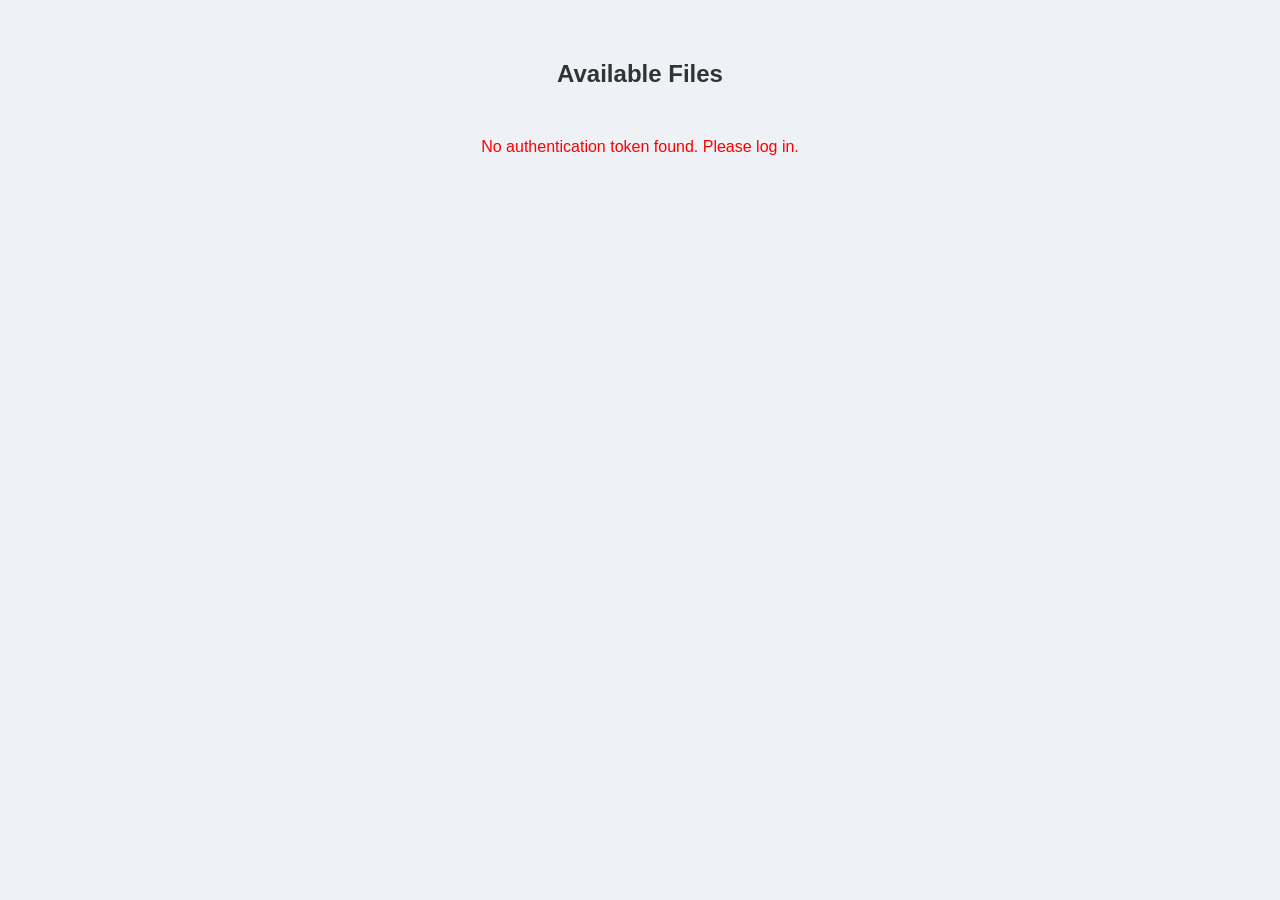
<file: static/files.html>
<!DOCTYPE html>
<html lang="en">
	<head>
		  <meta charset="UTF-8" />
		    <meta name="viewport" content="width=device-width, initial-scale=1.0"/>
		      <title>Available Files</title>
		        <style>
    body {
	          font-family: Arial, sans-serif;
		        background-color: #eef1f5;
			      margin: 0;
			            padding: 0;
				          display: flex;
					        justify-content: center;
						    }

        .container {
		      width: 100%;
		            max-width: 800px;
			          padding: 40px 20px;
				      }

	    h2 {
		          text-align: center;
			        margin-bottom: 30px;
				      color: #333;
				          }

	        .file-list {
			      display: grid;
			            grid-template-columns: 1fr;
				          gap: 15px;
					      }

		    .file-item {
			          display: flex;
				        justify-content: space-between;
					      align-items: center;
					            background-color: #ffffff;
						          padding: 15px 20px;
							        border-radius: 8px;
								      box-shadow: 0 2px 5px rgba(0,0,0,0.1);
								          }

		        .file-name {
				      font-weight: 500;
				            color: #333;
					          word-break: break-word;
						      }

			    button {
				          background-color: #007bff;
					        color: white;
						      border: none;
						            padding: 8px 16px;
							          border-radius: 5px;
								        cursor: pointer;
									    }

			        button:hover {
					      background-color: #0056b3;
					          }

				    button:disabled {
					          background-color: #999;
						        cursor: not-allowed;
							    }

				        .error-message {
						      color: red;
						            text-align: center;
							          margin-top: 20px;
								      }

					    @media (min-width: 600px) {
						          .file-list {
								          grid-template-columns: 1fr 1fr;
									        }
							      }
					      </style>
	</head>
	<body>
		  <div class="container">
			      <h2>Available Files</h2>
			          <div class="file-list" id="filesList">
					        <!-- File items injected here -->
						    </div>
						        <p class="error-message" id="errorMessage"></p>
							  </div>

							    <script>
								        const token = localStorage.getItem('token');
								        const errorMessage = document.getElementById('errorMessage');
								        const filesList = document.getElementById('filesList');

								        async function fetchFiles() {
																		          try {
																												              errorMessage.textContent = '';

																												              if (!token) {
																																							            errorMessage.textContent = 'No authentication token found. Please log in.';
																																							            return;
																																							          }

																												              const response = await fetch('/files', {
																																							            method: 'GET',
																																							            headers: {
																																																		            'Authorization': `Bearer ${token}`
																																																		          }
																																							          });

																												              if (!response.ok) {
																																							            throw new Error('Failed to fetch files. Please check your authentication.');
																																							          }

																												              const files = await response.json();

																												              filesList.innerHTML = '';
																												              files.forEach(file => {
																																							            const item = document.createElement('div');
																																							            item.className = 'file-item';

																																							            const name = document.createElement('div');
																																							            name.className = 'file-name';
																																							            name.textContent = file;

																																							            const downloadButton = document.createElement('button');
																																							            downloadButton.textContent = 'Download';
																																							            downloadButton.addEventListener('click', (event) => {
																																																		            downloadFile(file, event);
																																																		          });

																																							            item.appendChild(name);
																																							            item.appendChild(downloadButton);
																																							            filesList.appendChild(item);
																																							          });

																												            } catch (error) {
																																							        errorMessage.textContent = error.message;
																																							      }
																		        }

								        function downloadFile(filename, event) {
																		          if (!token) {
																												              errorMessage.textContent = 'No authentication token found. Please log in.';
																												              return;
																												            }

																		          const button = event.target;
																		          button.disabled = true;
																		          const originalText = button.textContent;
																		          button.textContent = `Downloading...`;

																		          fetch(`/download/${filename}`, {
																												              method: 'GET',
																												              headers: {
																																							            'Authorization': `Bearer ${token}`
																																							          }
																												            })
																		            .then(response => {
																													          if (!response.ok) {
																																							                  throw new Error('Failed to download file.');
																																							                }
																													          return response.blob();
																													        })
																		            .then(blob => {
																													          const url = window.URL.createObjectURL(blob);
																													          const a = document.createElement('a');
																													          a.href = url;
																													          a.download = filename;
																													          document.body.appendChild(a);
																													          a.click();
																													          a.remove();
																													          window.URL.revokeObjectURL(url);
																													        })
																		            .catch(error => {
																													          errorMessage.textContent = error.message;
																													        })
																		            .finally(() => {
																													          button.disabled = false;
																													          button.textContent = originalText;
																													        });
																		        }

								        window.onload = fetchFiles;
								      </script>
	</body>
</html>
</file>
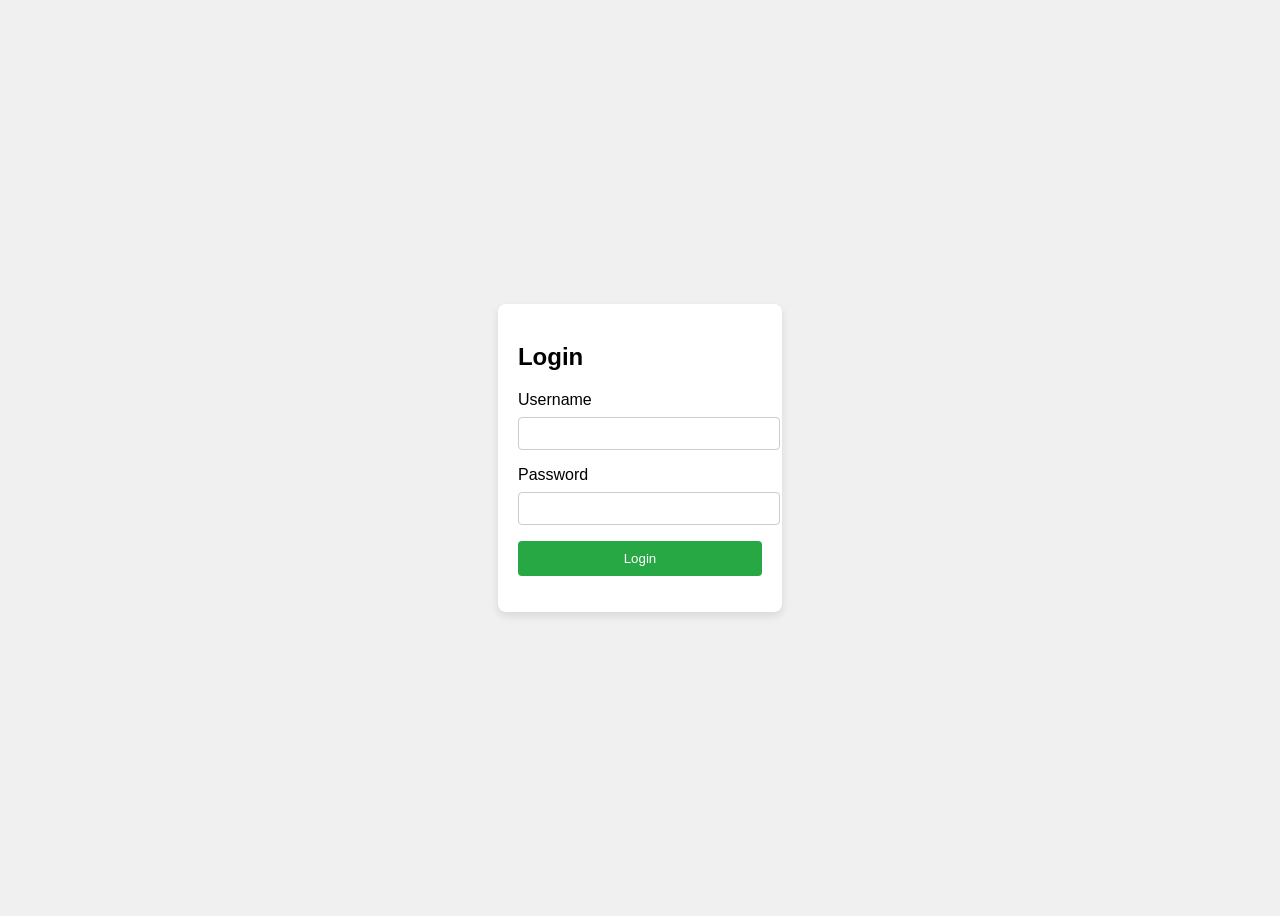
<file: static/login.html>
<!DOCTYPE html>
<html lang="en">
<head>
    <meta charset="UTF-8">
    <meta name="viewport" content="width=device-width, initial-scale=1.0">
    <title>Login</title>
    <style>
        body {
            font-family: Arial, sans-serif;
            background-color: #f0f0f0;
            display: flex;
            justify-content: center;
            align-items: center;
            height: 100vh;
        }
        .login-container {
            background-color: white;
            padding: 20px;
            border-radius: 8px;
            box-shadow: 0 4px 8px rgba(0,0,0,0.1);
        }
        .login-container h2 {
            margin-bottom: 20px;
        }
        .login-container label {
            display: block;
            margin-bottom: 8px;
        }
        .login-container input {
            width: 100%;
            padding: 8px;
            margin-bottom: 16px;
            border: 1px solid #ccc;
            border-radius: 4px;
        }
        .login-container button {
            width: 100%;
            padding: 10px;
            background-color: #28a745;
            color: white;
            border: none;
            border-radius: 4px;
            cursor: pointer;
        }
        .login-container button:hover {
            background-color: #218838;
        }
        .error-message {
            color: red;
        }
    </style>
</head>
<body>
    <div class="login-container">
        <h2>Login</h2>
        <form id="loginForm">
            <label for="username">Username</label>
            <input type="text" id="username" name="username" required>

            <label for="password">Password</label>
            <input type="password" id="password" name="password" required>

            <button type="submit">Login</button>
        </form>
        <p class="error-message" id="errorMessage"></p>
    </div>

    <script>
        // Handle form submission
        document.getElementById('loginForm').addEventListener('submit', async function(event) {
            event.preventDefault(); // Prevent page refresh
            
            const username = document.getElementById('username').value;
            const password = document.getElementById('password').value;
            const errorMessage = document.getElementById('errorMessage');
            
            try {
                // Clear any previous errors
                errorMessage.textContent = '';
                
                // Send login data to the FastAPI app
                const response = await fetch('https://lurch.csc.ncsu.edu/token', {
                    method: 'POST',
                    headers: {
                        'Content-Type': 'application/x-www-form-urlencoded',
                    },
                    body: new URLSearchParams({
                        'username': username,
                        'password': password
                    })
                });

                if (!response.ok) {
                    throw new Error('Login failed! Please check your credentials.');
                }

                const data = await response.json();
                const token = data.access_token;

                // Store token in local storage
                localStorage.setItem('token', token);

                // Redirect to the files page after successful login
                window.location.href = '/files.html';

            } catch (error) {
                errorMessage.textContent = error.message;
            }
        });
    </script>
</body>
</html>
</file>
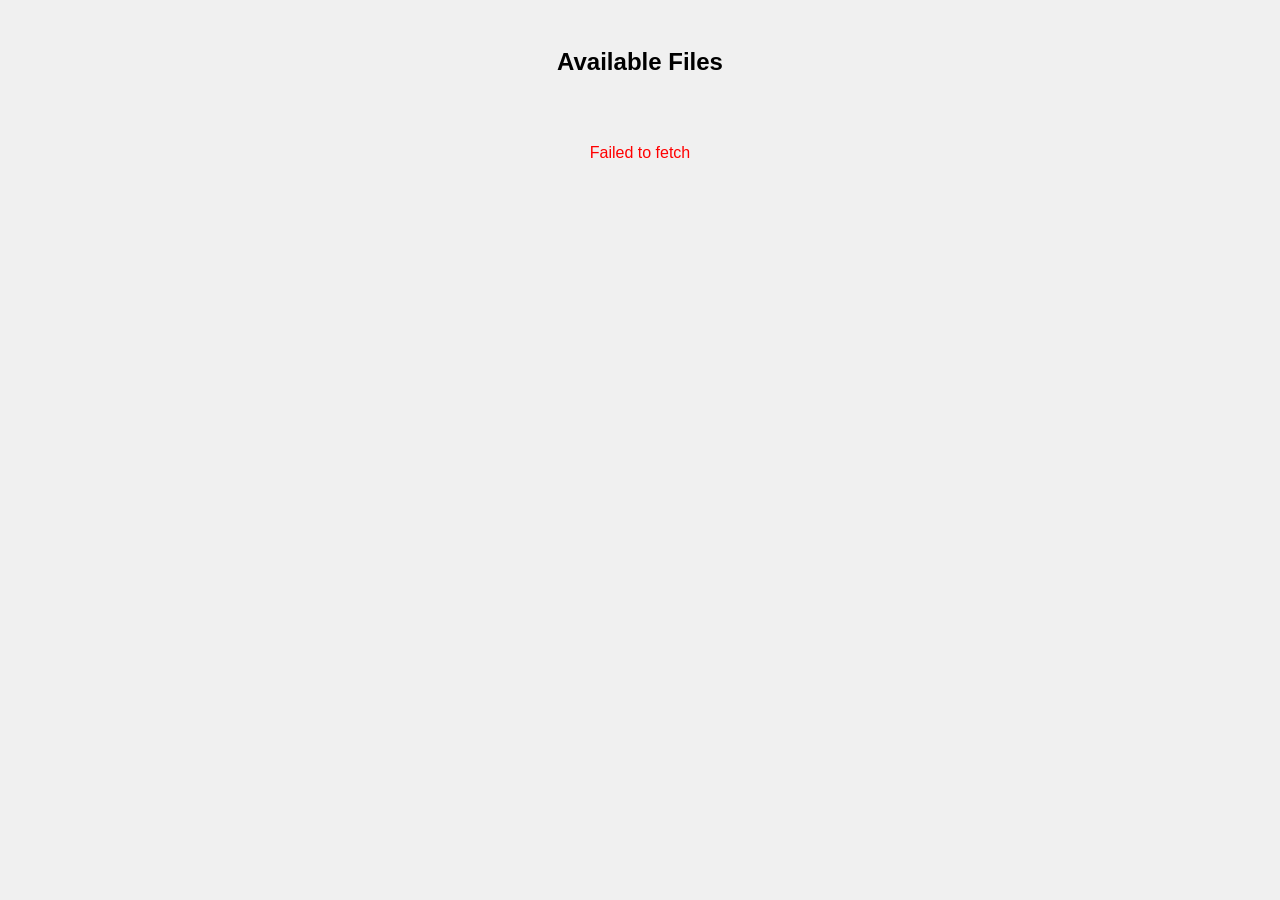
<file: api/static/files.html>
<!DOCTYPE html>
<html lang="en">
<head>
    <meta charset="UTF-8">
    <meta name="viewport" content="width=device-width, initial-scale=1.0">
    <title>Available Files</title>
    <style>
        body {
            font-family: Arial, sans-serif;
            background-color: #f0f0f0;
            display: flex;
            flex-direction: column;
            justify-content: center;
            align-items: center;
            padding: 20px;
        }
        h2 {
            margin-bottom: 20px;
        }
        ul {
            list-style: none;
            padding: 0;
        }
        li {
            margin: 8px 0;
        }
        button {
            background-color: #007bff;
            color: white;
            border: none;
            padding: 10px 20px;
            cursor: pointer;
            border-radius: 5px;
        }
        button:hover {
            background-color: #0056b3;
        }
        .error-message {
            color: red;
        }
    </style>
</head>
<body>
    <h2>Available Files</h2>
    <ul id="filesList">
        <!-- List of files will appear here -->
    </ul>
    <p class="error-message" id="errorMessage"></p>

    <script>
        // Get the token from localStorage
        const token = localStorage.getItem('token');
        const errorMessage = document.getElementById('errorMessage');
        const filesList = document.getElementById('filesList');

        // Fetch the list of files from the /files endpoint
        async function fetchFiles() {
            try {
                // Clear any previous errors
                errorMessage.textContent = '';

                // Make the API request to get the files
                const response = await fetch('https://lurch.csc.ncsu.edu/files', {
                    method: 'GET',
                    headers: {
                        'Authorization': `Bearer ${token}`
                    }
                });

                // If the request fails (401, 403, etc.), show an error
                if (!response.ok) {
                    throw new Error('Failed to fetch files. Please check your authentication.');
                }

                const files = await response.json();

                // Display the files in the list
                filesList.innerHTML = '';
                files.forEach(file => {
                    const listItem = document.createElement('li');
                    const downloadButton = document.createElement('button');
                    downloadButton.textContent = `Download ${file}`;

                    // Set up the click event for the download button
                    downloadButton.addEventListener('click', () => {
                        downloadFile(file);
                    });

                    listItem.appendChild(downloadButton);
                    filesList.appendChild(listItem);
                });

            } catch (error) {
                errorMessage.textContent = error.message;
            }
        }

        function downloadFile(filename) {
            fetch(`https://lurch.csc.ncsu.edu/download/${filename}`, {
                method: 'GET',
                headers: {
                    'Authorization': `Bearer ${token}`
                }
            })
            .then(response => {
                if (!response.ok) {
                    throw new Error('Failed to download file. Please check your authentication.');
                }
                return response.blob();  // Convert response to a Blob
            })
            .then(blob => {
                const url = window.URL.createObjectURL(blob);  // Create an object URL for the Blob
                const a = document.createElement('a');  // Create a temporary anchor element
                a.href = url;
                a.download = filename;  // Set the download attribute with the filename
                document.body.appendChild(a);
                a.click();  // Trigger the download
                a.remove();  // Clean up
                window.URL.revokeObjectURL(url);  // Revoke the object URL
            })
            .catch(error => {
                errorMessage.textContent = error.message;
            });
        }

        // Call the fetchFiles function on page load
        window.onload = fetchFiles;
    </script>
</body>
</html>
</file>
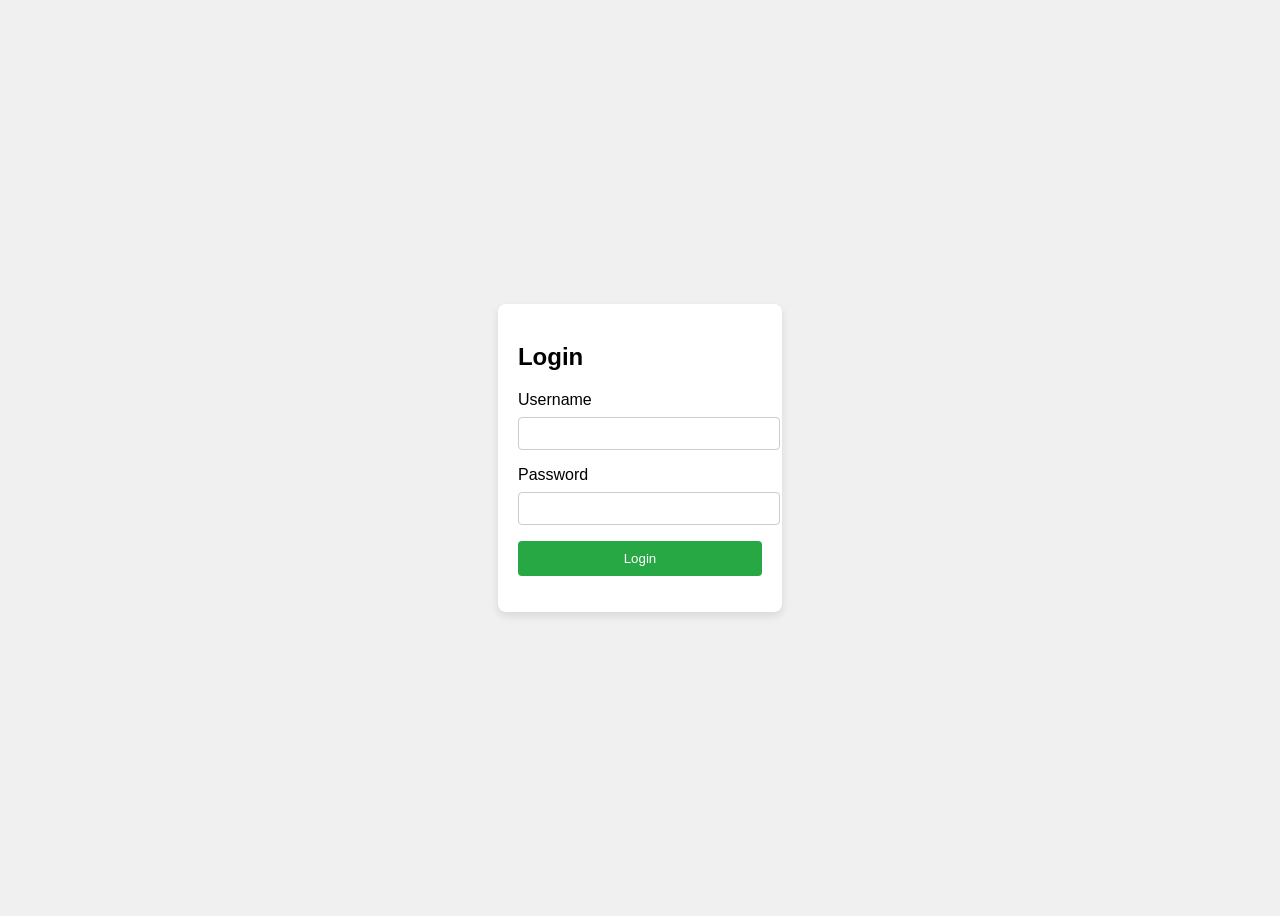
<file: api/static/login.html>
<!DOCTYPE html>
<html lang="en">
<head>
    <meta charset="UTF-8">
    <meta name="viewport" content="width=device-width, initial-scale=1.0">
    <title>Login</title>
    <style>
        body {
            font-family: Arial, sans-serif;
            background-color: #f0f0f0;
            display: flex;
            justify-content: center;
            align-items: center;
            height: 100vh;
        }
        .login-container {
            background-color: white;
            padding: 20px;
            border-radius: 8px;
            box-shadow: 0 4px 8px rgba(0,0,0,0.1);
        }
        .login-container h2 {
            margin-bottom: 20px;
        }
        .login-container label {
            display: block;
            margin-bottom: 8px;
        }
        .login-container input {
            width: 100%;
            padding: 8px;
            margin-bottom: 16px;
            border: 1px solid #ccc;
            border-radius: 4px;
        }
        .login-container button {
            width: 100%;
            padding: 10px;
            background-color: #28a745;
            color: white;
            border: none;
            border-radius: 4px;
            cursor: pointer;
        }
        .login-container button:hover {
            background-color: #218838;
        }
        .error-message {
            color: red;
        }
    </style>
</head>
<body>
    <div class="login-container">
        <h2>Login</h2>
        <form id="loginForm">
            <label for="username">Username</label>
            <input type="text" id="username" name="username" required>

            <label for="password">Password</label>
            <input type="password" id="password" name="password" required>

            <button type="submit">Login</button>
        </form>
        <p class="error-message" id="errorMessage"></p>
    </div>

    <script>
        // Handle form submission
        document.getElementById('loginForm').addEventListener('submit', async function(event) {
            event.preventDefault(); // Prevent page refresh
            
            const username = document.getElementById('username').value;
            const password = document.getElementById('password').value;
            const errorMessage = document.getElementById('errorMessage');
            
            try {
                // Clear any previous errors
                errorMessage.textContent = '';
                
                // Send login data to the FastAPI app
                const response = await fetch('https://lurch.csc.ncsu.edu/token', {
                    method: 'POST',
                    headers: {
                        'Content-Type': 'application/x-www-form-urlencoded',
                    },
                    body: new URLSearchParams({
                        'username': username,
                        'password': password
                    })
                });

                if (!response.ok) {
                    throw new Error('Login failed! Please check your credentials.');
                }

                const data = await response.json();
                const token = data.access_token;

                // Store token in local storage
                localStorage.setItem('token', token);

                // Redirect to the files page after successful login
                window.location.href = 'https://lurch.csc.ncsu.edu/files.html';

            } catch (error) {
                errorMessage.textContent = error.message;
            }
        });
    </script>
</body>
</html>
</file>
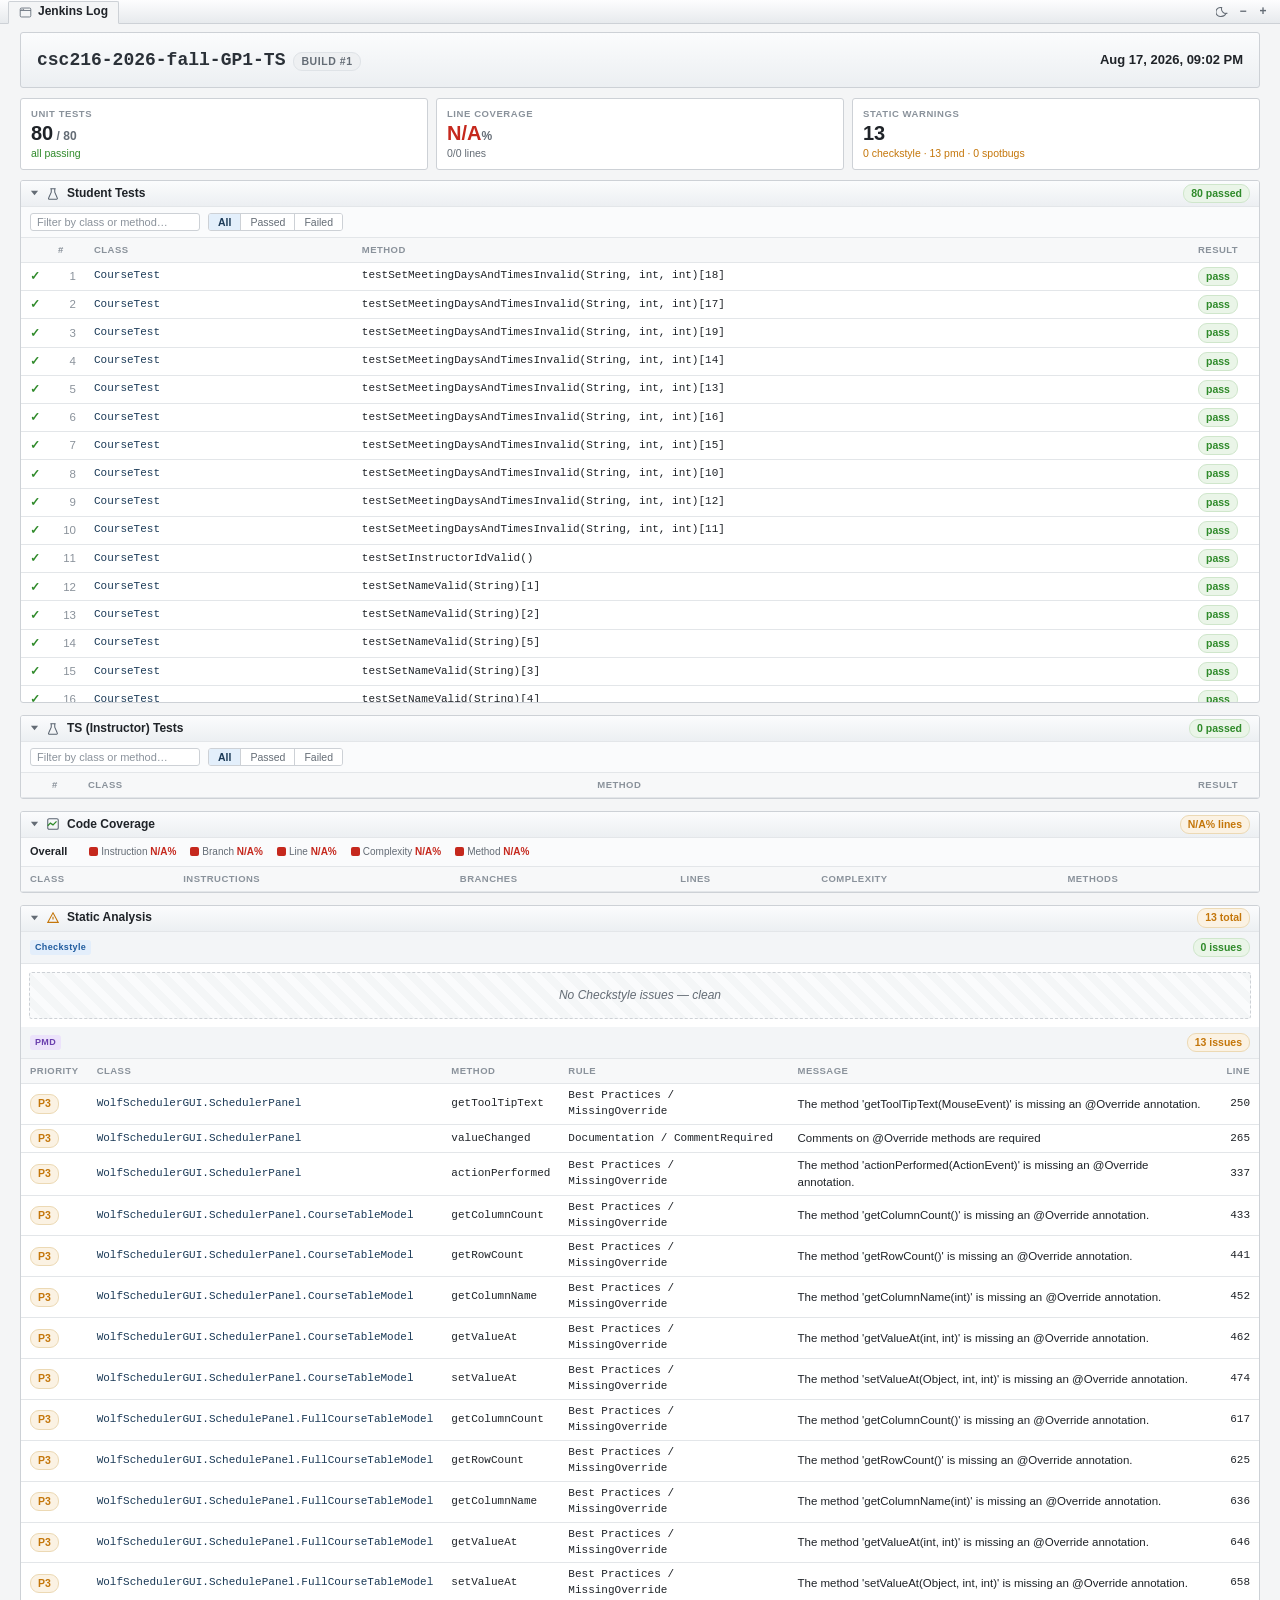
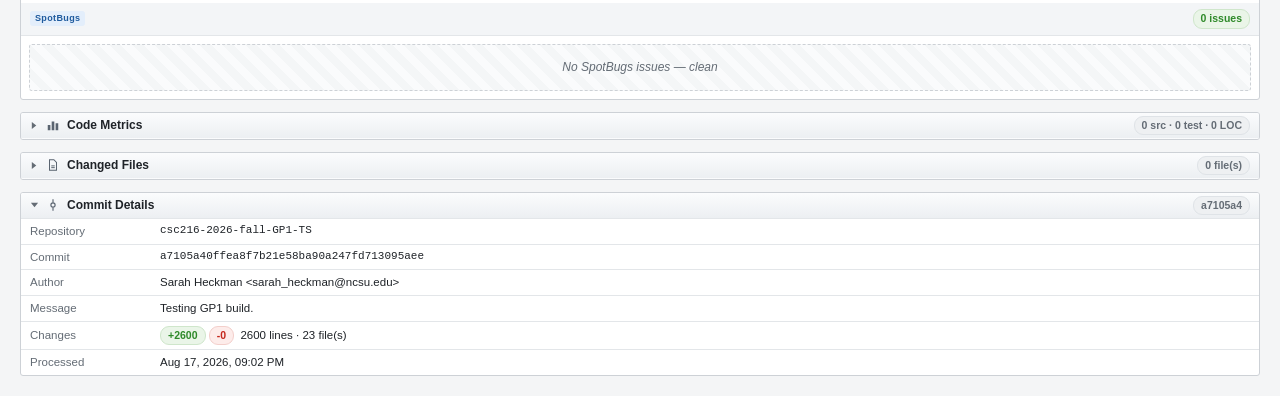
<file: EclipseMonitorModules/com.arglab.eclipsedatacollector.jenkins/web/_rendered.html>
<!DOCTYPE html>
<html lang="en">
<head>
  <meta charset="UTF-8">
  <meta name="viewport" content="width=device-width, initial-scale=1.0">
  <title>Grading Report — Eclipse View</title>
  <link rel="stylesheet" href="styles.css">
  <script>
    (function () {
      try {
        var t = localStorage.getItem('gradeReportTheme');
        if (!t) t = matchMedia('(prefers-color-scheme: dark)').matches ? 'dark' : 'light';
        document.documentElement.setAttribute('data-theme', t);
      } catch (e) {
        document.documentElement.setAttribute('data-theme', 'dark');
      }
    })();
  </script>
</head>
<body>
  <div class="view-title">
    <span class="tab">
      <svg class="ico" viewBox="0 0 16 16" fill="none">
        <rect x="1.5" y="2.5" width="13" height="11" rx="1.5" stroke="#5a6470"/>
        <path d="M1.5 5.5h13" stroke="#5a6470"/>
        <circle cx="3.6" cy="4" r=".7" fill="#5a6470"/>
        <circle cx="5.6" cy="4" r=".7" fill="#5a6470"/>
      </svg>
      Jenkins Log
    </span>
    <span class="spacer"></span>
    <div class="tools">
      <span class="tbtn theme-toggle" title="Toggle light / dark theme"
            data-action="toggle-theme" role="button" tabindex="0">
        <svg class="i-moon" viewBox="0 0 16 16" width="14" height="14">
          <path d="M13 9.5A5.2 5.2 0 016.5 3a5.2 5.2 0 100 10c2.2 0 4.1-1.4 4.9-3.5z"
                fill="none" stroke="currentColor" stroke-width="1.2"/>
        </svg>
        <svg class="i-sun" viewBox="0 0 16 16" width="14" height="14">
          <circle cx="8" cy="8" r="3" fill="none" stroke="currentColor" stroke-width="1.2"/>
          <path d="M8 1v2M8 13v2M1 8h2M13 8h2M3.3 3.3l1.4 1.4M11.3 11.3l1.4 1.4M3.3 12.7l1.4-1.4M11.3 4.7l1.4-1.4"
                stroke="currentColor" stroke-width="1.1"/>
        </svg>
      </span>
      <span class="tbtn" title="Collapse all" data-action="collapse-all">&#8722;</span>
      <span class="tbtn" title="Expand all" data-action="expand-all">&#43;</span>
    </div>
    <!--div class="tools">
      <span class="tbtn" title="Collapse all" data-action="collapse-all">&#8722;</span>
      <span class="tbtn" title="Expand all" data-action="expand-all">&#43;</span>
      <span class="tbtn" title="Refresh">&#8635;</span>
    </div-->
  </div>

  <div class="body" id="root"></div>

  <!-- Report data island: replace this block's contents to render a different report -->
  <!--script id="report-data" type="application/json">
	{"commitStatusId":12,"commitHash":"8a882cfca9362b99cb35bd3791f97781f719ba70","repo":"csc216-GP3-TS","compiles":"c","commitsProcessed":true,"fileDiffsProcessed":true,"tsUnitTestsProcessed":true,"studentUnitTestsProcessed":true,"checkstyleProcessed":true,"pmdProcessed":true,"spotbugsProcessed":true,"coverageProcessed":true,"countsProcessed":true,"createdAt":"2025-08-18T11:12:54","commitDetails":{"commitId":12,"commitStatusId":12,"repo":"csc216-GP3-TS","commitHash":"8a882cfca9362b99cb35bd3791f97781f719ba70","authorTime":1755543085,"authorTimeZoneOffset":14400,"authorName":"Sarah Heckman","authorEmail":"sarah_heckman@ncsu.edu","commitMessage":"fixing pmd","insertions":1,"deletions":1,"linesChanged":2,"files":1,"commitTime":1755543085,"commitTimeZoneOffset":14400},"fileDiffs":[{"fileDiffsId":23,"commitStatusId":12,"commitType":"M","insertions":1,"deletions":1,"linesChanged":2,"priorPath":"WolfScheduler/src/edu/ncsu/csc216/wolf_scheduler/io/CourseRecordIO.java","path":"WolfScheduler/src/edu/ncsu/csc216/wolf_scheduler/io/CourseRecordIO.java"}],"checkstyleNotifications":[{"checkstyleId":21,"commitStatusId":12,"className":"Event","notification":"MissingJavadocMethodCheck","message":"Missing a Javadoc comment.","line":38,"col":9,"severity":"warning"}],"pmdNotifications":[{"pmdId":46,"commitStatusId":12,"packageName":"course","className":"Event","methodName":"setEventDetails","ruleSet":"Documentation","rule":"CommentRequired","beginLine":38,"endLine":38,"beginColumn":14,"endColumn":29,"priority":3,"message":"Comments on getters and setters\" are required"}],"spotBugsNotifications":[],"coverageData":[{"coverageId":36,"commitStatusId":12,"classname":"ConflictException","instructionMissed":0,"instructionCovered":8,"branchMissed":0,"branchCovered":0,"lineMissed":0,"lineCovered":4,"complexityMissed":0,"complexityCovered":2,"methodMissed":0,"methodCovered":2},{"coverageId":37,"commitStatusId":12,"classname":"Event","instructionMissed":0,"instructionCovered":198,"branchMissed":6,"branchCovered":28,"lineMissed":0,"lineCovered":57,"complexityMissed":6,"complexityCovered":22,"methodMissed":0,"methodCovered":8},{"coverageId":38,"commitStatusId":12,"classname":"ActivityRecordIO","instructionMissed":3,"instructionCovered":26,"branchMissed":0,"branchCovered":2,"lineMissed":1,"lineCovered":6,"complexityMissed":1,"complexityCovered":2,"methodMissed":1,"methodCovered":1},{"coverageId":39,"commitStatusId":12,"classname":"Course","instructionMissed":27,"instructionCovered":511,"branchMissed":17,"branchCovered":85,"lineMissed":9,"lineCovered":124,"complexityMissed":14,"complexityCovered":56,"methodMissed":0,"methodCovered":17},{"coverageId":40,"commitStatusId":12,"classname":"CourseRecordIO","instructionMissed":3,"instructionCovered":145,"branchMissed":0,"branchCovered":14,"lineMissed":1,"lineCovered":39,"complexityMissed":1,"complexityCovered":9,"methodMissed":1,"methodCovered":2},{"coverageId":41,"commitStatusId":12,"classname":"WolfScheduler","instructionMissed":12,"instructionCovered":301,"branchMissed":1,"branchCovered":27,"lineMissed":4,"lineCovered":64,"complexityMissed":1,"complexityCovered":25,"methodMissed":0,"methodCovered":12},{"coverageId":42,"commitStatusId":12,"classname":"Activity","instructionMissed":25,"instructionCovered":328,"branchMissed":15,"branchCovered":63,"lineMissed":8,"lineCovered":78,"complexityMissed":13,"complexityCovered":38,"methodMissed":0,"methodCovered":12}],"studentUnitTests":[{"commitStatusId":12,"className":"ActivityTest","methodName":"testCheckConflict5","line":-1,"fail":false,"failMsg":"","sunitTestsId":674},{"commitStatusId":12,"className":"ActivityTest","methodName":"testCheckConflictCE8","line":-1,"fail":false,"failMsg":"","sunitTestsId":675},{"commitStatusId":12,"className":"ActivityTest","methodName":"testCheckConflict4","line":-1,"fail":false,"failMsg":"","sunitTestsId":676},{"commitStatusId":12,"className":"ActivityTest","methodName":"testCheckConflictEC4","line":-1,"fail":false,"failMsg":"","sunitTestsId":677},{"commitStatusId":12,"className":"ActivityTest","methodName":"testCheckConflict3","line":-1,"fail":false,"failMsg":"","sunitTestsId":678},{"commitStatusId":12,"className":"ActivityTest","methodName":"testCheckConflictCE7","line":-1,"fail":false,"failMsg":"","sunitTestsId":679},{"commitStatusId":12,"className":"ActivityTest","methodName":"testCheckConflictEC8","line":-1,"fail":false,"failMsg":"","sunitTestsId":680},{"commitStatusId":12,"className":"ActivityTest","methodName":"testCheckConflict7","line":-1,"fail":false,"failMsg":"","sunitTestsId":681},{"commitStatusId":12,"className":"ActivityTest","methodName":"testCheckConflict8","line":-1,"fail":false,"failMsg":"","sunitTestsId":682},{"commitStatusId":12,"className":"ActivityTest","methodName":"testCheckConflict6","line":-1,"fail":false,"failMsg":"","sunitTestsId":683},{"commitStatusId":12,"className":"ActivityTest","methodName":"testCheckConflictE1","line":-1,"fail":false,"failMsg":"","sunitTestsId":684},{"commitStatusId":12,"className":"ActivityTest","methodName":"testCheckConflictEC7","line":-1,"fail":false,"failMsg":"","sunitTestsId":685},{"commitStatusId":12,"className":"ActivityTest","methodName":"testCheckConflictE2","line":-1,"fail":false,"failMsg":"","sunitTestsId":686},{"commitStatusId":12,"className":"ActivityTest","methodName":"testCheckConflictSameActivity","line":-1,"fail":false,"failMsg":"","sunitTestsId":687},{"commitStatusId":12,"className":"ActivityTest","methodName":"testCheckConflict1","line":-1,"fail":false,"failMsg":"","sunitTestsId":688},{"commitStatusId":12,"className":"ActivityTest","methodName":"testCheckConflictE3","line":-1,"fail":false,"failMsg":"","sunitTestsId":689},{"commitStatusId":12,"className":"ActivityTest","methodName":"testCheckConflictE4","line":-1,"fail":false,"failMsg":"","sunitTestsId":690},{"commitStatusId":12,"className":"ActivityTest","methodName":"testCheckConflictEC3","line":-1,"fail":false,"failMsg":"","sunitTestsId":691},{"commitStatusId":12,"className":"ActivityTest","methodName":"testCheckConflictCE1","line":-1,"fail":false,"failMsg":"","sunitTestsId":692},{"commitStatusId":12,"className":"ActivityTest","methodName":"testCheckConflict2","line":-1,"fail":false,"failMsg":"","sunitTestsId":693},{"commitStatusId":12,"className":"ActivityTest","methodName":"testCheckConflictE5","line":-1,"fail":false,"failMsg":"","sunitTestsId":694},{"commitStatusId":12,"className":"ActivityTest","methodName":"testCheckConflictCE2","line":-1,"fail":false,"failMsg":"","sunitTestsId":695},{"commitStatusId":12,"className":"ActivityTest","methodName":"testCheckConflictEC2","line":-1,"fail":false,"failMsg":"","sunitTestsId":696},{"commitStatusId":12,"className":"ActivityTest","methodName":"testCheckConflictCE3","line":-1,"fail":false,"failMsg":"","sunitTestsId":697},{"commitStatusId":12,"className":"ActivityTest","methodName":"testCheckConflictCE4","line":-1,"fail":false,"failMsg":"","sunitTestsId":698},{"commitStatusId":12,"className":"ActivityTest","methodName":"testCheckConflictEC1","line":-1,"fail":false,"failMsg":"","sunitTestsId":699},{"commitStatusId":12,"className":"ConflictExceptionTest","methodName":"testConflictException","line":-1,"fail":false,"failMsg":"","sunitTestsId":700},{"commitStatusId":12,"className":"ConflictExceptionTest","methodName":"testConflictExceptionString","line":-1,"fail":false,"failMsg":"","sunitTestsId":701},{"commitStatusId":12,"className":"CourseTest","methodName":"testSetMeetingDaysAndTimesInvalid(String, int, int)[18]","line":-1,"fail":false,"failMsg":"","sunitTestsId":702},{"commitStatusId":12,"className":"CourseTest","methodName":"testSetMeetingDaysAndTimesInvalid(String, int, int)[17]","line":-1,"fail":false,"failMsg":"","sunitTestsId":703},{"commitStatusId":12,"className":"CourseTest","methodName":"testSetMeetingDaysAndTimesInvalid(String, int, int)[19]","line":-1,"fail":false,"failMsg":"","sunitTestsId":704},{"commitStatusId":12,"className":"CourseTest","methodName":"testSetMeetingDaysAndTimesInvalid(String, int, int)[14]","line":-1,"fail":false,"failMsg":"","sunitTestsId":705},{"commitStatusId":12,"className":"CourseTest","methodName":"testSetMeetingDaysAndTimesInvalid(String, int, int)[13]","line":-1,"fail":false,"failMsg":"","sunitTestsId":706},{"commitStatusId":12,"className":"CourseTest","methodName":"testSetMeetingDaysAndTimesInvalid(String, int, int)[16]","line":-1,"fail":false,"failMsg":"","sunitTestsId":707},{"commitStatusId":12,"className":"CourseTest","methodName":"testSetMeetingDaysAndTimesInvalid(String, int, int)[15]","line":-1,"fail":false,"failMsg":"","sunitTestsId":708},{"commitStatusId":12,"className":"CourseTest","methodName":"testSetMeetingDaysAndTimesInvalid(String, int, int)[10]","line":-1,"fail":false,"failMsg":"","sunitTestsId":709},{"commitStatusId":12,"className":"CourseTest","methodName":"testSetMeetingDaysAndTimesInvalid(String, int, int)[12]","line":-1,"fail":false,"failMsg":"","sunitTestsId":710},{"commitStatusId":12,"className":"CourseTest","methodName":"testSetMeetingDaysAndTimesInvalid(String, int, int)[11]","line":-1,"fail":false,"failMsg":"","sunitTestsId":711},{"commitStatusId":12,"className":"CourseTest","methodName":"testSetInstructorIdValid()","line":-1,"fail":false,"failMsg":"","sunitTestsId":712},{"commitStatusId":12,"className":"CourseTest","methodName":"testSetNameValid(String)[1]","line":-1,"fail":false,"failMsg":"","sunitTestsId":713},{"commitStatusId":12,"className":"CourseTest","methodName":"testSetNameValid(String)[2]","line":-1,"fail":true,"failMsg":"Testing Fail","sunitTestsId":714},{"commitStatusId":12,"className":"CourseTest","methodName":"testSetNameValid(String)[5]","line":-1,"fail":false,"failMsg":"","sunitTestsId":715},{"commitStatusId":12,"className":"CourseTest","methodName":"testSetNameValid(String)[3]","line":-1,"fail":false,"failMsg":"","sunitTestsId":716},{"commitStatusId":12,"className":"CourseTest","methodName":"testSetNameValid(String)[4]","line":-1,"fail":false,"failMsg":"","sunitTestsId":717},{"commitStatusId":12,"className":"CourseTest","methodName":"testSetNameInvalid(String)[13]","line":-1,"fail":false,"failMsg":"","sunitTestsId":718},{"commitStatusId":12,"className":"CourseTest","methodName":"testSetNameInvalid(String)[14]","line":-1,"fail":false,"failMsg":"","sunitTestsId":719},{"commitStatusId":12,"className":"CourseTest","methodName":"testSetNameInvalid(String)[11]","line":-1,"fail":false,"failMsg":"","sunitTestsId":720},{"commitStatusId":12,"className":"CourseTest","methodName":"testSetSectionInvalid(String)[5]","line":-1,"fail":false,"failMsg":"","sunitTestsId":721},{"commitStatusId":12,"className":"CourseTest","methodName":"testSetNameInvalid(String)[12]","line":-1,"fail":false,"failMsg":"","sunitTestsId":722},{"commitStatusId":12,"className":"CourseTest","methodName":"testSetSectionInvalid(String)[4]","line":-1,"fail":false,"failMsg":"","sunitTestsId":723},{"commitStatusId":12,"className":"CourseTest","methodName":"testSetMeetingDaysAndTimesInvalid(String, int, int)[20]","line":-1,"fail":false,"failMsg":"","sunitTestsId":724},{"commitStatusId":12,"className":"CourseTest","methodName":"testSetSectionInvalid(String)[3]","line":-1,"fail":false,"failMsg":"","sunitTestsId":725},{"commitStatusId":12,"className":"CourseTest","methodName":"testSetSectionInvalid(String)[2]","line":-1,"fail":false,"failMsg":"","sunitTestsId":726},{"commitStatusId":12,"className":"CourseTest","methodName":"testHashCode()","line":-1,"fail":false,"failMsg":"","sunitTestsId":727},{"commitStatusId":12,"className":"CourseTest","methodName":"testEqualsObject()","line":-1,"fail":false,"failMsg":"","sunitTestsId":728},{"commitStatusId":12,"className":"CourseTest","methodName":"testSetSectionInvalid(String)[1]","line":-1,"fail":false,"failMsg":"","sunitTestsId":729},{"commitStatusId":12,"className":"CourseTest","methodName":"testSetNameInvalid(String)[7]","line":-1,"fail":false,"failMsg":"","sunitTestsId":730},{"commitStatusId":12,"className":"CourseTest","methodName":"testSetNameInvalid(String)[6]","line":-1,"fail":false,"failMsg":"","sunitTestsId":731},{"commitStatusId":12,"className":"CourseTest","methodName":"testSetCreditsValid()","line":-1,"fail":false,"failMsg":"","sunitTestsId":732},{"commitStatusId":12,"className":"CourseTest","methodName":"testSetNameInvalid(String)[9]","line":-1,"fail":false,"failMsg":"","sunitTestsId":733},{"commitStatusId":12,"className":"CourseTest","methodName":"testSetNameInvalid(String)[8]","line":-1,"fail":false,"failMsg":"","sunitTestsId":734},{"commitStatusId":12,"className":"CourseTest","methodName":"testSetNameInvalid(String)[10]","line":-1,"fail":false,"failMsg":"","sunitTestsId":735},{"commitStatusId":12,"className":"CourseTest","methodName":"testGetMeetingString()","line":-1,"fail":false,"failMsg":"","sunitTestsId":736},{"commitStatusId":12,"className":"CourseTest","methodName":"testSetInstructorIdInvalid(String)[1]","line":-1,"fail":false,"failMsg":"","sunitTestsId":737},{"commitStatusId":12,"className":"CourseTest","methodName":"testSetInstructorIdInvalid(String)[2]","line":-1,"fail":false,"failMsg":"","sunitTestsId":738},{"commitStatusId":12,"className":"CourseTest","methodName":"testSetNameInvalid(String)[1]","line":-1,"fail":false,"failMsg":"","sunitTestsId":739},{"commitStatusId":12,"className":"CourseTest","methodName":"testSetNameInvalid(String)[3]","line":-1,"fail":false,"failMsg":"","sunitTestsId":740},{"commitStatusId":12,"className":"CourseTest","methodName":"testSetMeetingDaysAndTimesValid(String, int, int, int, int)[1]","line":-1,"fail":false,"failMsg":"","sunitTestsId":741},{"commitStatusId":12,"className":"CourseTest","methodName":"testSetNameInvalid(String)[2]","line":-1,"fail":false,"failMsg":"","sunitTestsId":742},{"commitStatusId":12,"className":"CourseTest","methodName":"testSetMeetingDaysAndTimesValid(String, int, int, int, int)[2]","line":-1,"fail":false,"failMsg":"","sunitTestsId":743},{"commitStatusId":12,"className":"CourseTest","methodName":"testSetNameInvalid(String)[5]","line":-1,"fail":false,"failMsg":"","sunitTestsId":744},{"commitStatusId":12,"className":"CourseTest","methodName":"testSetMeetingDaysAndTimesValid(String, int, int, int, int)[3]","line":-1,"fail":false,"failMsg":"","sunitTestsId":745},{"commitStatusId":12,"className":"CourseTest","methodName":"testSetNameInvalid(String)[4]","line":-1,"fail":false,"failMsg":"","sunitTestsId":746},{"commitStatusId":12,"className":"CourseTest","methodName":"testSetMeetingDaysAndTimesValid(String, int, int, int, int)[4]","line":-1,"fail":false,"failMsg":"","sunitTestsId":747},{"commitStatusId":12,"className":"CourseTest","methodName":"testSetMeetingDaysAndTimesValid(String, int, int, int, int)[5]","line":-1,"fail":false,"failMsg":"","sunitTestsId":748},{"commitStatusId":12,"className":"CourseTest","methodName":"testSetTitleInvalid(String)[2]","line":-1,"fail":false,"failMsg":"","sunitTestsId":749},{"commitStatusId":12,"className":"CourseTest","methodName":"testSetMeetingDaysAndTimesValid(String, int, int, int, int)[6]","line":-1,"fail":false,"failMsg":"","sunitTestsId":750},{"commitStatusId":12,"className":"CourseTest","methodName":"testSetTitleInvalid(String)[1]","line":-1,"fail":false,"failMsg":"","sunitTestsId":751},{"commitStatusId":12,"className":"CourseTest","methodName":"testSetMeetingDaysAndTimesValid(String, int, int, int, int)[7]","line":-1,"fail":false,"failMsg":"","sunitTestsId":752},{"commitStatusId":12,"className":"CourseTest","methodName":"testToString()","line":-1,"fail":false,"failMsg":"","sunitTestsId":753},{"commitStatusId":12,"className":"CourseTest","methodName":"testSetCreditsInvalid(int)[2]","line":-1,"fail":false,"failMsg":"","sunitTestsId":754},{"commitStatusId":12,"className":"CourseTest","methodName":"testSetTitleValid()","line":-1,"fail":false,"failMsg":"","sunitTestsId":755},{"commitStatusId":12,"className":"CourseTest","methodName":"testSetCreditsInvalid(int)[1]","line":-1,"fail":false,"failMsg":"","sunitTestsId":756},{"commitStatusId":12,"className":"CourseTest","methodName":"testCourseArranged()","line":-1,"fail":false,"failMsg":"","sunitTestsId":757},{"commitStatusId":12,"className":"CourseTest","methodName":"testCourseWithTimes()","line":-1,"fail":false,"failMsg":"","sunitTestsId":758},{"commitStatusId":12,"className":"CourseTest","methodName":"testSetMeetingDaysAndTimesInvalid(String, int, int)[8]","line":-1,"fail":false,"failMsg":"","sunitTestsId":759},{"commitStatusId":12,"className":"CourseTest","methodName":"testSetMeetingDaysAndTimesInvalid(String, int, int)[9]","line":-1,"fail":false,"failMsg":"","sunitTestsId":760},{"commitStatusId":12,"className":"CourseTest","methodName":"testSetMeetingDaysAndTimesInvalid(String, int, int)[4]","line":-1,"fail":false,"failMsg":"","sunitTestsId":761},{"commitStatusId":12,"className":"CourseTest","methodName":"testSetMeetingDaysAndTimesInvalid(String, int, int)[5]","line":-1,"fail":false,"failMsg":"","sunitTestsId":762},{"commitStatusId":12,"className":"CourseTest","methodName":"testSetMeetingDaysAndTimesInvalid(String, int, int)[6]","line":-1,"fail":false,"failMsg":"","sunitTestsId":763},{"commitStatusId":12,"className":"CourseTest","methodName":"testSetMeetingDaysAndTimesInvalid(String, int, int)[7]","line":-1,"fail":false,"failMsg":"","sunitTestsId":764},{"commitStatusId":12,"className":"CourseTest","methodName":"testSetSectionValid()","line":-1,"fail":false,"failMsg":"","sunitTestsId":765},{"commitStatusId":12,"className":"CourseTest","methodName":"testSetMeetingDaysAndTimesInvalid(String, int, int)[1]","line":-1,"fail":false,"failMsg":"","sunitTestsId":766},{"commitStatusId":12,"className":"CourseTest","methodName":"testSetMeetingDaysAndTimesInvalid(String, int, int)[2]","line":-1,"fail":false,"failMsg":"","sunitTestsId":767},{"commitStatusId":12,"className":"CourseTest","methodName":"testSetMeetingDaysAndTimesInvalid(String, int, int)[3]","line":-1,"fail":false,"failMsg":"","sunitTestsId":768},{"commitStatusId":12,"className":"EventTest","methodName":"testToString()","line":-1,"fail":false,"failMsg":"","sunitTestsId":769},{"commitStatusId":12,"className":"EventTest","methodName":"testGetMeetingString()","line":-1,"fail":false,"failMsg":"","sunitTestsId":770},{"commitStatusId":12,"className":"EventTest","methodName":"testSetMeetingDaysAndTimesInvalid(String, int, int)[9]","line":-1,"fail":false,"failMsg":"","sunitTestsId":771},{"commitStatusId":12,"className":"EventTest","methodName":"testSetMeetingDaysAndTimesInvalid(String, int, int)[7]","line":-1,"fail":false,"failMsg":"","sunitTestsId":772},{"commitStatusId":12,"className":"EventTest","methodName":"testSetMeetingDaysAndTimesInvalid(String, int, int)[8]","line":-1,"fail":false,"failMsg":"","sunitTestsId":773},{"commitStatusId":12,"className":"EventTest","methodName":"testSetMeetingDaysAndTimesInvalid(String, int, int)[5]","line":-1,"fail":false,"failMsg":"","sunitTestsId":774},{"commitStatusId":12,"className":"EventTest","methodName":"testSetMeetingDaysAndTimesInvalid(String, int, int)[6]","line":-1,"fail":false,"failMsg":"","sunitTestsId":775},{"commitStatusId":12,"className":"EventTest","methodName":"testSetMeetingDaysAndTimesInvalid(String, int, int)[3]","line":-1,"fail":false,"failMsg":"","sunitTestsId":776},{"commitStatusId":12,"className":"EventTest","methodName":"testSetMeetingDaysAndTimesInvalid(String, int, int)[4]","line":-1,"fail":false,"failMsg":"","sunitTestsId":777},{"commitStatusId":12,"className":"EventTest","methodName":"testSetMeetingDaysAndTimesInvalid(String, int, int)[1]","line":-1,"fail":false,"failMsg":"","sunitTestsId":778},{"commitStatusId":12,"className":"EventTest","methodName":"testEvent()","line":-1,"fail":false,"failMsg":"","sunitTestsId":779},{"commitStatusId":12,"className":"EventTest","methodName":"testSetMeetingDaysAndTimesInvalid(String, int, int)[2]","line":-1,"fail":false,"failMsg":"","sunitTestsId":780},{"commitStatusId":12,"className":"EventTest","methodName":"testSetEventDetailsValid()","line":-1,"fail":false,"failMsg":"","sunitTestsId":781},{"commitStatusId":12,"className":"EventTest","methodName":"testGetShortDisplayArray()","line":-1,"fail":false,"failMsg":"","sunitTestsId":782},{"commitStatusId":12,"className":"EventTest","methodName":"testGetLongDisplayArray()","line":-1,"fail":false,"failMsg":"","sunitTestsId":783},{"commitStatusId":12,"className":"EventTest","methodName":"testSetMeetingDaysAndTimesInvalid(String, int, int)[10]","line":-1,"fail":false,"failMsg":"","sunitTestsId":784},{"commitStatusId":12,"className":"EventTest","methodName":"testSetMeetingDaysAndTimesInvalid(String, int, int)[11]","line":-1,"fail":false,"failMsg":"","sunitTestsId":785},{"commitStatusId":12,"className":"EventTest","methodName":"testSetMeetingDaysAndTimesValid(String, int, int, int, int)[1]","line":-1,"fail":false,"failMsg":"","sunitTestsId":786},{"commitStatusId":12,"className":"EventTest","methodName":"testSetTitleInvalid(String)[1]","line":-1,"fail":false,"failMsg":"","sunitTestsId":787},{"commitStatusId":12,"className":"EventTest","methodName":"testSetMeetingDaysAndTimesValid(String, int, int, int, int)[2]","line":-1,"fail":false,"failMsg":"","sunitTestsId":788},{"commitStatusId":12,"className":"EventTest","methodName":"testEqualsObject()","line":-1,"fail":false,"failMsg":"","sunitTestsId":789},{"commitStatusId":12,"className":"EventTest","methodName":"testSetTitleValid()","line":-1,"fail":false,"failMsg":"","sunitTestsId":790},{"commitStatusId":12,"className":"EventTest","methodName":"testSetTitleInvalid(String)[2]","line":-1,"fail":false,"failMsg":"","sunitTestsId":791},{"commitStatusId":12,"className":"EventTest","methodName":"testHashCode()","line":-1,"fail":false,"failMsg":"","sunitTestsId":792},{"commitStatusId":12,"className":"EventTest","methodName":"testSetEventDetailsInvalid(String)[1]","line":-1,"fail":false,"failMsg":"","sunitTestsId":793},{"commitStatusId":12,"className":"ExtendedCourseTest","methodName":"testGetShortDisplayArray()","line":-1,"fail":false,"failMsg":"","sunitTestsId":794},{"commitStatusId":12,"className":"ExtendedCourseTest","methodName":"testGetLongDisplayArray()","line":-1,"fail":false,"failMsg":"","sunitTestsId":795},{"commitStatusId":12,"className":"ActivityRecordIOTest","methodName":"testWriteActivityRecords","line":-1,"fail":false,"failMsg":"","sunitTestsId":796},{"commitStatusId":12,"className":"ActivityRecordIOTest","methodName":"testWriteActivityRecordsWithEvents","line":-1,"fail":false,"failMsg":"","sunitTestsId":797},{"commitStatusId":12,"className":"CourseRecordIOTest","methodName":"testReadInvalidCourseRecords","line":-1,"fail":false,"failMsg":"","sunitTestsId":798},{"commitStatusId":12,"className":"CourseRecordIOTest","methodName":"testReadValidCourseRecords","line":-1,"fail":false,"failMsg":"","sunitTestsId":799},{"commitStatusId":12,"className":"WolfSchedulerTest","methodName":"testExportSchedule","line":-1,"fail":false,"failMsg":"","sunitTestsId":800},{"commitStatusId":12,"className":"WolfSchedulerTest","methodName":"testRemoveActivityFromSchedule","line":-1,"fail":false,"failMsg":"","sunitTestsId":801},{"commitStatusId":12,"className":"WolfSchedulerTest","methodName":"testResetSchedule","line":-1,"fail":false,"failMsg":"","sunitTestsId":802},{"commitStatusId":12,"className":"WolfSchedulerTest","methodName":"testAddEventConflict","line":-1,"fail":false,"failMsg":"","sunitTestsId":803},{"commitStatusId":12,"className":"WolfSchedulerTest","methodName":"testAddCourseToSchedule","line":-1,"fail":false,"failMsg":"","sunitTestsId":804},{"commitStatusId":12,"className":"WolfSchedulerTest","methodName":"testAddEventToSchedule","line":-1,"fail":false,"failMsg":"","sunitTestsId":805},{"commitStatusId":12,"className":"WolfSchedulerTest","methodName":"testSetScheduleTitle","line":-1,"fail":false,"failMsg":"","sunitTestsId":806},{"commitStatusId":12,"className":"WolfSchedulerTest","methodName":"testGetScheduledActivities","line":-1,"fail":false,"failMsg":"","sunitTestsId":807},{"commitStatusId":12,"className":"WolfSchedulerTest","methodName":"testGetFullScheduledActivities","line":-1,"fail":false,"failMsg":"","sunitTestsId":808},{"commitStatusId":12,"className":"WolfSchedulerTest","methodName":"testGetCourseCatalog","line":-1,"fail":false,"failMsg":"","sunitTestsId":809},{"commitStatusId":12,"className":"WolfSchedulerTest","methodName":"testAddConflict","line":-1,"fail":false,"failMsg":"","sunitTestsId":810},{"commitStatusId":12,"className":"WolfSchedulerTest","methodName":"testGetCourseFromCatalog","line":-1,"fail":false,"failMsg":"","sunitTestsId":811},{"commitStatusId":12,"className":"WolfSchedulerTest","methodName":"testAddCourseConflict","line":-1,"fail":false,"failMsg":"","sunitTestsId":812},{"commitStatusId":12,"className":"WolfSchedulerTest","methodName":"testWolfScheduler","line":-1,"fail":false,"failMsg":"","sunitTestsId":813}],"tsUnitTests":[{"tsUnitTestId":701,"commitStatusId":12,"className":"TSActivityTest","methodName":"testCheckConflict4","line":-1,"fail":false,"failMsg":""},{"tsUnitTestId":702,"commitStatusId":12,"className":"TSActivityTest","methodName":"testCheckConflictEC4","line":-1,"fail":false,"failMsg":""},{"tsUnitTestId":703,"commitStatusId":12,"className":"TSActivityTest","methodName":"testCheckConflictCE7","line":-1,"fail":false,"failMsg":""},{"tsUnitTestId":704,"commitStatusId":12,"className":"TSActivityTest","methodName":"testCheckConflictEC1","line":-1,"fail":false,"failMsg":""},{"tsUnitTestId":705,"commitStatusId":12,"className":"TSActivityTest","methodName":"testCheckConflict7","line":-1,"fail":false,"failMsg":""},{"tsUnitTestId":706,"commitStatusId":12,"className":"TSActivityTest","methodName":"testCheckConflictEC7","line":-1,"fail":false,"failMsg":""},{"tsUnitTestId":707,"commitStatusId":12,"className":"TSActivityTest","methodName":"testCheckConflict1","line":-1,"fail":false,"failMsg":""},{"tsUnitTestId":708,"commitStatusId":12,"className":"TSActivityTest","methodName":"testCheckConflictCE4","line":-1,"fail":false,"failMsg":""},{"tsUnitTestId":709,"commitStatusId":12,"className":"TSActivityTest","methodName":"testCheckConflict3","line":-1,"fail":false,"failMsg":""},{"tsUnitTestId":710,"commitStatusId":12,"className":"TSActivityTest","methodName":"testCheckConflictCE1","line":-1,"fail":false,"failMsg":""},{"tsUnitTestId":711,"commitStatusId":12,"className":"TSActivityTest","methodName":"testCheckConflictE2","line":-1,"fail":false,"failMsg":""},{"tsUnitTestId":712,"commitStatusId":12,"className":"TSActivityTest","methodName":"testCheckConflictCE3","line":-1,"fail":false,"failMsg":""},{"tsUnitTestId":713,"commitStatusId":12,"className":"TSActivityTest","methodName":"testCheckConflictEC3","line":-1,"fail":false,"failMsg":""},{"tsUnitTestId":714,"commitStatusId":12,"className":"TSActivityTest","methodName":"testCheckConflictCE2","line":-1,"fail":false,"failMsg":""},{"tsUnitTestId":715,"commitStatusId":12,"className":"TSActivityTest","methodName":"testCheckConflictE1","line":-1,"fail":false,"failMsg":""},{"tsUnitTestId":716,"commitStatusId":12,"className":"TSActivityTest","methodName":"testCheckConflictE4","line":-1,"fail":false,"failMsg":""},{"tsUnitTestId":717,"commitStatusId":12,"className":"TSActivityTest","methodName":"testCheckConflict6","line":-1,"fail":false,"failMsg":""},{"tsUnitTestId":718,"commitStatusId":12,"className":"TSActivityTest","methodName":"testCheckConflictSameActivity","line":-1,"fail":false,"failMsg":""},{"tsUnitTestId":719,"commitStatusId":12,"className":"TSActivityTest","methodName":"testCheckConflictE5","line":-1,"fail":false,"failMsg":""},{"tsUnitTestId":720,"commitStatusId":12,"className":"TSActivityTest","methodName":"testCheckConflictEC2","line":-1,"fail":false,"failMsg":""},{"tsUnitTestId":721,"commitStatusId":12,"className":"TSActivityTest","methodName":"testCheckConflict5","line":-1,"fail":false,"failMsg":""},{"tsUnitTestId":722,"commitStatusId":12,"className":"TSActivityTest","methodName":"testCheckConflictCE8","line":-1,"fail":false,"failMsg":""},{"tsUnitTestId":723,"commitStatusId":12,"className":"TSActivityTest","methodName":"testCheckConflictEC8","line":-1,"fail":false,"failMsg":""},{"tsUnitTestId":724,"commitStatusId":12,"className":"TSActivityTest","methodName":"testCheckConflictE3","line":-1,"fail":false,"failMsg":""},{"tsUnitTestId":725,"commitStatusId":12,"className":"TSActivityTest","methodName":"testCheckConflict2","line":-1,"fail":false,"failMsg":""},{"tsUnitTestId":726,"commitStatusId":12,"className":"TSActivityTest","methodName":"testCheckConflict8","line":-1,"fail":false,"failMsg":""},{"tsUnitTestId":727,"commitStatusId":12,"className":"TSConflictExceptionTest","methodName":"testConflictExceptionString","line":-1,"fail":false,"failMsg":""},{"tsUnitTestId":728,"commitStatusId":12,"className":"TSConflictExceptionTest","methodName":"testConflictException","line":-1,"fail":false,"failMsg":""},{"tsUnitTestId":729,"commitStatusId":12,"className":"TSCourseTest","methodName":"testSetMeetingDaysAndTimesInvalid(String, int, int)[12]","line":-1,"fail":false,"failMsg":""},{"tsUnitTestId":730,"commitStatusId":12,"className":"TSCourseTest","methodName":"testSetMeetingDaysAndTimesInvalid(String, int, int)[13]","line":-1,"fail":false,"failMsg":""},{"tsUnitTestId":731,"commitStatusId":12,"className":"TSCourseTest","methodName":"testSetMeetingDaysAndTimesInvalid(String, int, int)[10]","line":-1,"fail":false,"failMsg":""},{"tsUnitTestId":732,"commitStatusId":12,"className":"TSCourseTest","methodName":"testSetMeetingDaysAndTimesInvalid(String, int, int)[11]","line":-1,"fail":false,"failMsg":""},{"tsUnitTestId":733,"commitStatusId":12,"className":"TSCourseTest","methodName":"testSetMeetingDaysAndTimesInvalid(String, int, int)[18]","line":-1,"fail":false,"failMsg":""},{"tsUnitTestId":734,"commitStatusId":12,"className":"TSCourseTest","methodName":"testSetMeetingDaysAndTimesInvalid(String, int, int)[19]","line":-1,"fail":false,"failMsg":""},{"tsUnitTestId":735,"commitStatusId":12,"className":"TSCourseTest","methodName":"testSetMeetingDaysAndTimesInvalid(String, int, int)[16]","line":-1,"fail":false,"failMsg":""},{"tsUnitTestId":736,"commitStatusId":12,"className":"TSCourseTest","methodName":"testSetMeetingDaysAndTimesInvalid(String, int, int)[17]","line":-1,"fail":false,"failMsg":""},{"tsUnitTestId":737,"commitStatusId":12,"className":"TSCourseTest","methodName":"testSetMeetingDaysAndTimesInvalid(String, int, int)[14]","line":-1,"fail":false,"failMsg":""},{"tsUnitTestId":738,"commitStatusId":12,"className":"TSCourseTest","methodName":"testSetMeetingDaysAndTimesInvalid(String, int, int)[15]","line":-1,"fail":false,"failMsg":""},{"tsUnitTestId":739,"commitStatusId":12,"className":"TSCourseTest","methodName":"testToString()","line":-1,"fail":false,"failMsg":""},{"tsUnitTestId":740,"commitStatusId":12,"className":"TSCourseTest","methodName":"testSetSectionInvalid(String)[1]","line":-1,"fail":false,"failMsg":""},{"tsUnitTestId":741,"commitStatusId":12,"className":"TSCourseTest","methodName":"testSetSectionInvalid(String)[2]","line":-1,"fail":false,"failMsg":""},{"tsUnitTestId":742,"commitStatusId":12,"className":"TSCourseTest","methodName":"testSetSectionInvalid(String)[3]","line":-1,"fail":false,"failMsg":""},{"tsUnitTestId":743,"commitStatusId":12,"className":"TSCourseTest","methodName":"testSetSectionInvalid(String)[4]","line":-1,"fail":false,"failMsg":""},{"tsUnitTestId":744,"commitStatusId":12,"className":"TSCourseTest","methodName":"testSetNameInvalid(String)[11]","line":-1,"fail":false,"failMsg":""},{"tsUnitTestId":745,"commitStatusId":12,"className":"TSCourseTest","methodName":"testSetMeetingDaysAndTimesInvalid(String, int, int)[20]","line":-1,"fail":false,"failMsg":""},{"tsUnitTestId":746,"commitStatusId":12,"className":"TSCourseTest","methodName":"testSetNameInvalid(String)[10]","line":-1,"fail":false,"failMsg":""},{"tsUnitTestId":747,"commitStatusId":12,"className":"TSCourseTest","methodName":"testSetNameInvalid(String)[9]","line":-1,"fail":false,"failMsg":""},{"tsUnitTestId":748,"commitStatusId":12,"className":"TSCourseTest","methodName":"testSetNameInvalid(String)[7]","line":-1,"fail":false,"failMsg":""},{"tsUnitTestId":749,"commitStatusId":12,"className":"TSCourseTest","methodName":"testSetNameInvalid(String)[8]","line":-1,"fail":false,"failMsg":""},{"tsUnitTestId":750,"commitStatusId":12,"className":"TSCourseTest","methodName":"testEqualsObject()","line":-1,"fail":false,"failMsg":""},{"tsUnitTestId":751,"commitStatusId":12,"className":"TSCourseTest","methodName":"testSetSectionInvalid(String)[5]","line":-1,"fail":false,"failMsg":""},{"tsUnitTestId":752,"commitStatusId":12,"className":"TSCourseTest","methodName":"testHashCode()","line":-1,"fail":false,"failMsg":""},{"tsUnitTestId":753,"commitStatusId":12,"className":"TSCourseTest","methodName":"testSetCreditsValid()","line":-1,"fail":false,"failMsg":""},{"tsUnitTestId":754,"commitStatusId":12,"className":"TSCourseTest","methodName":"testSetNameInvalid(String)[14]","line":-1,"fail":false,"failMsg":""},{"tsUnitTestId":755,"commitStatusId":12,"className":"TSCourseTest","methodName":"testSetNameInvalid(String)[13]","line":-1,"fail":false,"failMsg":""},{"tsUnitTestId":756,"commitStatusId":12,"className":"TSCourseTest","methodName":"testSetNameInvalid(String)[12]","line":-1,"fail":false,"failMsg":""},{"tsUnitTestId":757,"commitStatusId":12,"className":"TSCourseTest","methodName":"testGetMeetingString()","line":-1,"fail":false,"failMsg":""},{"tsUnitTestId":758,"commitStatusId":12,"className":"TSCourseTest","methodName":"testSetInstructorIdInvalid(String)[1]","line":-1,"fail":false,"failMsg":""},{"tsUnitTestId":759,"commitStatusId":12,"className":"TSCourseTest","methodName":"testSetInstructorIdValid()","line":-1,"fail":false,"failMsg":""},{"tsUnitTestId":760,"commitStatusId":12,"className":"TSCourseTest","methodName":"testSetInstructorIdInvalid(String)[2]","line":-1,"fail":false,"failMsg":""},{"tsUnitTestId":761,"commitStatusId":12,"className":"TSCourseTest","methodName":"testSetNameInvalid(String)[1]","line":-1,"fail":false,"failMsg":""},{"tsUnitTestId":762,"commitStatusId":12,"className":"TSCourseTest","methodName":"testSetNameInvalid(String)[2]","line":-1,"fail":false,"failMsg":""},{"tsUnitTestId":763,"commitStatusId":12,"className":"TSCourseTest","methodName":"testSetNameInvalid(String)[5]","line":-1,"fail":false,"failMsg":""},{"tsUnitTestId":764,"commitStatusId":12,"className":"TSCourseTest","methodName":"testSetNameInvalid(String)[6]","line":-1,"fail":false,"failMsg":""},{"tsUnitTestId":765,"commitStatusId":12,"className":"TSCourseTest","methodName":"testSetTitleInvalid(String)[1]","line":-1,"fail":false,"failMsg":""},{"tsUnitTestId":766,"commitStatusId":12,"className":"TSCourseTest","methodName":"testSetNameInvalid(String)[3]","line":-1,"fail":false,"failMsg":""},{"tsUnitTestId":767,"commitStatusId":12,"className":"TSCourseTest","methodName":"testSetNameInvalid(String)[4]","line":-1,"fail":false,"failMsg":""},{"tsUnitTestId":768,"commitStatusId":12,"className":"TSCourseTest","methodName":"testSetTitleInvalid(String)[2]","line":-1,"fail":false,"failMsg":""},{"tsUnitTestId":769,"commitStatusId":12,"className":"TSCourseTest","methodName":"testSetNameValid(String)[5]","line":-1,"fail":false,"failMsg":""},{"tsUnitTestId":770,"commitStatusId":12,"className":"TSCourseTest","methodName":"testSetNameValid(String)[4]","line":-1,"fail":false,"failMsg":""},{"tsUnitTestId":771,"commitStatusId":12,"className":"TSCourseTest","methodName":"testSetTitleValid()","line":-1,"fail":false,"failMsg":""},{"tsUnitTestId":772,"commitStatusId":12,"className":"TSCourseTest","methodName":"testSetMeetingDaysAndTimesValid(String, int, int, int, int)[7]","line":-1,"fail":false,"failMsg":""},{"tsUnitTestId":773,"commitStatusId":12,"className":"TSCourseTest","methodName":"testSetCreditsInvalid(int)[1]","line":-1,"fail":false,"failMsg":""},{"tsUnitTestId":774,"commitStatusId":12,"className":"TSCourseTest","methodName":"testSetMeetingDaysAndTimesValid(String, int, int, int, int)[6]","line":-1,"fail":false,"failMsg":""},{"tsUnitTestId":775,"commitStatusId":12,"className":"TSCourseTest","methodName":"testSetCreditsInvalid(int)[2]","line":-1,"fail":false,"failMsg":""},{"tsUnitTestId":776,"commitStatusId":12,"className":"TSCourseTest","methodName":"testCourseArranged()","line":-1,"fail":false,"failMsg":""},{"tsUnitTestId":777,"commitStatusId":12,"className":"TSCourseTest","methodName":"testSetNameValid(String)[3]","line":-1,"fail":false,"failMsg":""},{"tsUnitTestId":778,"commitStatusId":12,"className":"TSCourseTest","methodName":"testCourseWithTimes()","line":-1,"fail":false,"failMsg":""},{"tsUnitTestId":779,"commitStatusId":12,"className":"TSCourseTest","methodName":"testSetNameValid(String)[2]","line":-1,"fail":false,"failMsg":""},{"tsUnitTestId":780,"commitStatusId":12,"className":"TSCourseTest","methodName":"testSetNameValid(String)[1]","line":-1,"fail":false,"failMsg":""},{"tsUnitTestId":781,"commitStatusId":12,"className":"TSCourseTest","methodName":"testSetMeetingDaysAndTimesInvalid(String, int, int)[7]","line":-1,"fail":false,"failMsg":""},{"tsUnitTestId":782,"commitStatusId":12,"className":"TSCourseTest","methodName":"testSetMeetingDaysAndTimesInvalid(String, int, int)[8]","line":-1,"fail":false,"failMsg":""},{"tsUnitTestId":783,"commitStatusId":12,"className":"TSCourseTest","methodName":"testSetMeetingDaysAndTimesInvalid(String, int, int)[5]","line":-1,"fail":false,"failMsg":""},{"tsUnitTestId":784,"commitStatusId":12,"className":"TSCourseTest","methodName":"testSetMeetingDaysAndTimesValid(String, int, int, int, int)[1]","line":-1,"fail":false,"failMsg":""},{"tsUnitTestId":785,"commitStatusId":12,"className":"TSCourseTest","methodName":"testSetMeetingDaysAndTimesInvalid(String, int, int)[6]","line":-1,"fail":false,"failMsg":""},{"tsUnitTestId":786,"commitStatusId":12,"className":"TSCourseTest","methodName":"testSetMeetingDaysAndTimesInvalid(String, int, int)[3]","line":-1,"fail":false,"failMsg":""},{"tsUnitTestId":787,"commitStatusId":12,"className":"TSCourseTest","methodName":"testSetMeetingDaysAndTimesValid(String, int, int, int, int)[3]","line":-1,"fail":false,"failMsg":""},{"tsUnitTestId":788,"commitStatusId":12,"className":"TSCourseTest","methodName":"testSetMeetingDaysAndTimesInvalid(String, int, int)[4]","line":-1,"fail":false,"failMsg":""},{"tsUnitTestId":789,"commitStatusId":12,"className":"TSCourseTest","methodName":"testSetMeetingDaysAndTimesValid(String, int, int, int, int)[2]","line":-1,"fail":false,"failMsg":""},{"tsUnitTestId":790,"commitStatusId":12,"className":"TSCourseTest","methodName":"testSetMeetingDaysAndTimesInvalid(String, int, int)[1]","line":-1,"fail":false,"failMsg":""},{"tsUnitTestId":791,"commitStatusId":12,"className":"TSCourseTest","methodName":"testSetMeetingDaysAndTimesValid(String, int, int, int, int)[5]","line":-1,"fail":false,"failMsg":""},{"tsUnitTestId":792,"commitStatusId":12,"className":"TSCourseTest","methodName":"testSetMeetingDaysAndTimesInvalid(String, int, int)[2]","line":-1,"fail":false,"failMsg":""},{"tsUnitTestId":793,"commitStatusId":12,"className":"TSCourseTest","methodName":"testSetMeetingDaysAndTimesValid(String, int, int, int, int)[4]","line":-1,"fail":false,"failMsg":""},{"tsUnitTestId":794,"commitStatusId":12,"className":"TSCourseTest","methodName":"testSetSectionValid()","line":-1,"fail":false,"failMsg":""},{"tsUnitTestId":795,"commitStatusId":12,"className":"TSCourseTest","methodName":"testSetMeetingDaysAndTimesInvalid(String, int, int)[9]","line":-1,"fail":false,"failMsg":""},{"tsUnitTestId":796,"commitStatusId":12,"className":"TSEventTest","methodName":"testGetMeetingString()","line":-1,"fail":false,"failMsg":""},{"tsUnitTestId":797,"commitStatusId":12,"className":"TSEventTest","methodName":"testEqualsObject()","line":-1,"fail":false,"failMsg":""},{"tsUnitTestId":798,"commitStatusId":12,"className":"TSEventTest","methodName":"testHashCode()","line":-1,"fail":false,"failMsg":""},{"tsUnitTestId":799,"commitStatusId":12,"className":"TSEventTest","methodName":"testSetEventDetailsValid()","line":-1,"fail":false,"failMsg":""},{"tsUnitTestId":800,"commitStatusId":12,"className":"TSEventTest","methodName":"testSetTitleValid()","line":-1,"fail":false,"failMsg":""},{"tsUnitTestId":801,"commitStatusId":12,"className":"TSEventTest","methodName":"testSetMeetingDaysAndTimesInvalid(String, int, int)[9]","line":-1,"fail":false,"failMsg":""},{"tsUnitTestId":802,"commitStatusId":12,"className":"TSEventTest","methodName":"testSetMeetingDaysAndTimesInvalid(String, int, int)[8]","line":-1,"fail":false,"failMsg":""},{"tsUnitTestId":803,"commitStatusId":12,"className":"TSEventTest","methodName":"testSetMeetingDaysAndTimesInvalid(String, int, int)[5]","line":-1,"fail":false,"failMsg":""},{"tsUnitTestId":804,"commitStatusId":12,"className":"TSEventTest","methodName":"testSetMeetingDaysAndTimesInvalid(String, int, int)[4]","line":-1,"fail":false,"failMsg":""},{"tsUnitTestId":805,"commitStatusId":12,"className":"TSEventTest","methodName":"testSetMeetingDaysAndTimesInvalid(String, int, int)[7]","line":-1,"fail":false,"failMsg":""},{"tsUnitTestId":806,"commitStatusId":12,"className":"TSEventTest","methodName":"testSetMeetingDaysAndTimesInvalid(String, int, int)[6]","line":-1,"fail":false,"failMsg":""},{"tsUnitTestId":807,"commitStatusId":12,"className":"TSEventTest","methodName":"testSetMeetingDaysAndTimesInvalid(String, int, int)[1]","line":-1,"fail":false,"failMsg":""},{"tsUnitTestId":808,"commitStatusId":12,"className":"TSEventTest","methodName":"testSetMeetingDaysAndTimesInvalid(String, int, int)[3]","line":-1,"fail":false,"failMsg":""},{"tsUnitTestId":809,"commitStatusId":12,"className":"TSEventTest","methodName":"testSetMeetingDaysAndTimesInvalid(String, int, int)[2]","line":-1,"fail":false,"failMsg":""},{"tsUnitTestId":810,"commitStatusId":12,"className":"TSEventTest","methodName":"testSetMeetingDaysAndTimesInvalid(String, int, int)[10]","line":-1,"fail":false,"failMsg":""},{"tsUnitTestId":811,"commitStatusId":12,"className":"TSEventTest","methodName":"testSetMeetingDaysAndTimesInvalid(String, int, int)[11]","line":-1,"fail":false,"failMsg":""},{"tsUnitTestId":812,"commitStatusId":12,"className":"TSEventTest","methodName":"testToString()","line":-1,"fail":false,"failMsg":""},{"tsUnitTestId":813,"commitStatusId":12,"className":"TSEventTest","methodName":"testSetMeetingDaysAndTimesValid(String, int, int, int, int)[1]","line":-1,"fail":false,"failMsg":""},{"tsUnitTestId":814,"commitStatusId":12,"className":"TSEventTest","methodName":"testSetMeetingDaysAndTimesValid(String, int, int, int, int)[2]","line":-1,"fail":false,"failMsg":""},{"tsUnitTestId":815,"commitStatusId":12,"className":"TSEventTest","methodName":"testEvent()","line":-1,"fail":false,"failMsg":""},{"tsUnitTestId":816,"commitStatusId":12,"className":"TSEventTest","methodName":"testGetShortDisplayArray()","line":-1,"fail":false,"failMsg":""},{"tsUnitTestId":817,"commitStatusId":12,"className":"TSEventTest","methodName":"testSetTitleInvalid(String)[2]","line":-1,"fail":false,"failMsg":""},{"tsUnitTestId":818,"commitStatusId":12,"className":"TSEventTest","methodName":"testSetTitleInvalid(String)[1]","line":-1,"fail":false,"failMsg":""},{"tsUnitTestId":819,"commitStatusId":12,"className":"TSEventTest","methodName":"testSetEventDetailsInvalid(String)[1]","line":-1,"fail":false,"failMsg":""},{"tsUnitTestId":820,"commitStatusId":12,"className":"TSEventTest","methodName":"testGetLongDisplayArray()","line":-1,"fail":false,"failMsg":""},{"tsUnitTestId":821,"commitStatusId":12,"className":"TSExtendedCourseTest","methodName":"testGetLongDisplayArray()","line":-1,"fail":false,"failMsg":""},{"tsUnitTestId":822,"commitStatusId":12,"className":"TSExtendedCourseTest","methodName":"testGetShortDisplayArray()","line":-1,"fail":false,"failMsg":""},{"tsUnitTestId":823,"commitStatusId":12,"className":"TSActivityRecordIOTest","methodName":"testWriteActivityRecordsWithEvents","line":-1,"fail":false,"failMsg":""},{"tsUnitTestId":824,"commitStatusId":12,"className":"TSActivityRecordIOTest","methodName":"testWriteActivityRecords","line":-1,"fail":false,"failMsg":""},{"tsUnitTestId":825,"commitStatusId":12,"className":"TSCourseRecordIOTest","methodName":"testReadInvalidCourseRecords","line":-1,"fail":false,"failMsg":""},{"tsUnitTestId":826,"commitStatusId":12,"className":"TSCourseRecordIOTest","methodName":"testReadValidCourseRecords","line":-1,"fail":false,"failMsg":""},{"tsUnitTestId":827,"commitStatusId":12,"className":"TSWolfSchedulerTest","methodName":"testWolfScheduler","line":-1,"fail":false,"failMsg":""},{"tsUnitTestId":828,"commitStatusId":12,"className":"TSWolfSchedulerTest","methodName":"testGetScheduledActivities","line":-1,"fail":false,"failMsg":""},{"tsUnitTestId":829,"commitStatusId":12,"className":"TSWolfSchedulerTest","methodName":"testAddEventToSchedule","line":-1,"fail":false,"failMsg":""},{"tsUnitTestId":830,"commitStatusId":12,"className":"TSWolfSchedulerTest","methodName":"testAddEventConflict","line":-1,"fail":false,"failMsg":""},{"tsUnitTestId":831,"commitStatusId":12,"className":"TSWolfSchedulerTest","methodName":"testRemoveActivityFromSchedule","line":-1,"fail":false,"failMsg":""},{"tsUnitTestId":832,"commitStatusId":12,"className":"TSWolfSchedulerTest","methodName":"testGetFullScheduledActivities","line":-1,"fail":false,"failMsg":""},{"tsUnitTestId":833,"commitStatusId":12,"className":"TSWolfSchedulerTest","methodName":"testSetScheduleTitle","line":-1,"fail":false,"failMsg":""},{"tsUnitTestId":834,"commitStatusId":12,"className":"TSWolfSchedulerTest","methodName":"testAddCourseToSchedule","line":-1,"fail":false,"failMsg":""},{"tsUnitTestId":835,"commitStatusId":12,"className":"TSWolfSchedulerTest","methodName":"testAddConflict","line":-1,"fail":false,"failMsg":""},{"tsUnitTestId":836,"commitStatusId":12,"className":"TSWolfSchedulerTest","methodName":"testAddCourseConflict","line":-1,"fail":false,"failMsg":""},{"tsUnitTestId":837,"commitStatusId":12,"className":"TSWolfSchedulerTest","methodName":"testGetCourseCatalog","line":-1,"fail":false,"failMsg":""},{"tsUnitTestId":838,"commitStatusId":12,"className":"TSWolfSchedulerTest","methodName":"testExportSchedule","line":-1,"fail":false,"failMsg":""},{"tsUnitTestId":839,"commitStatusId":12,"className":"TSWolfSchedulerTest","methodName":"testResetSchedule","line":-1,"fail":false,"failMsg":""},{"tsUnitTestId":840,"commitStatusId":12,"className":"TSWolfSchedulerTest","methodName":"testGetCourseFromCatalog","line":-1,"fail":false,"failMsg":""}],"countsData":[{"countsId":188,"commitStatusId":12,"path":"./src/edu/ncsu/csc216/wolf_scheduler/ui/WolfSchedulerGUI.java","classname":"WolfSchedulerGUI","srcType":"src","methods":27,"asserts":0,"nblank":92,"ncode":655,"ncomment":232},{"countsId":189,"commitStatusId":12,"path":"./test/edu/ncsu/csc216/wolf_scheduler/scheduler/WolfSchedulerTest.java","classname":"WolfSchedulerTest","srcType":"test","methods":16,"asserts":204,"nblank":69,"ncode":414,"ncomment":155},{"countsId":190,"commitStatusId":12,"path":"./test/edu/ncsu/csc216/wolf_scheduler/course/ActivityTest.java","classname":"ActivityTest","srcType":"test","methods":26,"asserts":51,"nblank":82,"ncode":341,"ncomment":85},{"countsId":191,"commitStatusId":12,"path":"./test/edu/ncsu/csc216/wolf_scheduler/course/CourseTest.java","classname":"CourseTest","srcType":"test","methods":18,"asserts":53,"nblank":49,"ncode":329,"ncomment":112},{"countsId":192,"commitStatusId":12,"path":"./src/edu/ncsu/csc216/wolf_scheduler/course/Course.java","classname":"Course","srcType":"src","methods":17,"asserts":0,"nblank":23,"ncode":214,"ncomment":113},{"countsId":193,"commitStatusId":12,"path":"./test/edu/ncsu/csc216/wolf_scheduler/course/EventTest.java","classname":"EventTest","srcType":"test","methods":13,"asserts":51,"nblank":44,"ncode":194,"ncomment":63},{"countsId":194,"commitStatusId":12,"path":"./src/edu/ncsu/csc216/wolf_scheduler/course/Activity.java","classname":"Activity","srcType":"src","methods":12,"asserts":0,"nblank":33,"ncode":136,"ncomment":87},{"countsId":195,"commitStatusId":12,"path":"./src/edu/ncsu/csc216/wolf_scheduler/scheduler/WolfScheduler.java","classname":"WolfScheduler","srcType":"src","methods":12,"asserts":0,"nblank":20,"ncode":118,"ncomment":66},{"countsId":196,"commitStatusId":12,"path":"./src/edu/ncsu/csc216/wolf_scheduler/course/Event.java","classname":"Event","srcType":"src","methods":8,"asserts":0,"nblank":17,"ncode":91,"ncomment":44},{"countsId":197,"commitStatusId":12,"path":"./test/edu/ncsu/csc216/wolf_scheduler/io/CourseRecordIOTest.java","classname":"CourseRecordIOTest","srcType":"test","methods":4,"asserts":3,"nblank":13,"ncode":64,"ncomment":30},{"countsId":198,"commitStatusId":12,"path":"./src/edu/ncsu/csc216/wolf_scheduler/io/CourseRecordIO.java","classname":"CourseRecordIO","srcType":"src","methods":2,"asserts":0,"nblank":7,"ncode":62,"ncomment":15},{"countsId":199,"commitStatusId":12,"path":"./test/edu/ncsu/csc216/wolf_scheduler/io/ActivityRecordIOTest.java","classname":"ActivityRecordIOTest","srcType":"test","methods":3,"asserts":1,"nblank":16,"ncode":52,"ncomment":15},{"countsId":200,"commitStatusId":12,"path":"./test/edu/ncsu/csc216/wolf_scheduler/course/ExtendedCourseTest.java","classname":"ExtendedCourseTest","srcType":"test","methods":2,"asserts":27,"nblank":10,"ncode":50,"ncomment":19},{"countsId":201,"commitStatusId":12,"path":"./src/edu/ncsu/csc216/wolf_scheduler/io/ActivityRecordIO.java","classname":"ActivityRecordIO","srcType":"src","methods":1,"asserts":0,"nblank":7,"ncode":15,"ncomment":10},{"countsId":202,"commitStatusId":12,"path":"./test/edu/ncsu/csc216/wolf_scheduler/course/ConflictExceptionTest.java","classname":"ConflictExceptionTest","srcType":"test","methods":2,"asserts":2,"nblank":6,"ncode":15,"ncomment":14},{"countsId":203,"commitStatusId":12,"path":"./src/edu/ncsu/csc216/wolf_scheduler/course/ConflictException.java","classname":"ConflictException","srcType":"src","methods":2,"asserts":0,"nblank":5,"ncode":10,"ncomment":16},{"countsId":204,"commitStatusId":12,"path":"./src/edu/ncsu/csc216/wolf_scheduler/course/Conflict.java","classname":"Conflict","srcType":"src","methods":1,"asserts":0,"nblank":3,"ncode":4,"ncomment":13}]}
  </script-->
  <script id="report-data" type="application/json">{"commitStatusId":1,"commitHash":"a7105a40ffea8f7b21e58ba90a247fd713095aee","repo":"csc216-2026-fall-GP1-TS","status":"compiled","commitsProcessed":true,"fileDiffsProcessed":true,"tsUnitTestsProcessed":true,"studentUnitTestsProcessed":true,"checkstyleProcessed":true,"pmdProcessed":true,"spotbugsProcessed":true,"coverageProcessed":true,"countsProcessed":true,"createdAt":"2026-08-17T21:02:54","commitDetails":{"commitId":1,"commitStatusId":1,"repo":"csc216-2026-fall-GP1-TS","commitHash":"a7105a40ffea8f7b21e58ba90a247fd713095aee","authorTime":1787014603,"authorTimeZoneOffset":14400,"authorName":"Sarah Heckman","authorEmail":"sarah_heckman@ncsu.edu","commitMessage":"Testing GP1 build.","insertions":2600,"deletions":0,"linesChanged":2600,"files":23,"commitTime":1787014603,"commitTimeZoneOffset":14400},"fileDiffs":null,"checkstyleNotifications":[],"pmdNotifications":[{"pmdId":1,"commitStatusId":1,"packageName":"ui","className":"WolfSchedulerGUI.SchedulerPanel","methodName":"getToolTipText","ruleSet":"Best Practices","rule":"MissingOverride","beginLine":250,"endLine":250,"beginColumn":19,"endColumn":33,"priority":3,"message":"The method 'getToolTipText(MouseEvent)' is missing an @Override annotation."},{"pmdId":2,"commitStatusId":1,"packageName":"ui","className":"WolfSchedulerGUI.SchedulerPanel","methodName":"valueChanged","ruleSet":"Documentation","rule":"CommentRequired","beginLine":265,"endLine":265,"beginColumn":17,"endColumn":29,"priority":3,"message":"Comments on @Override methods are required"},{"pmdId":3,"commitStatusId":1,"packageName":"ui","className":"WolfSchedulerGUI.SchedulerPanel","methodName":"actionPerformed","ruleSet":"Best Practices","rule":"MissingOverride","beginLine":337,"endLine":337,"beginColumn":15,"endColumn":30,"priority":3,"message":"The method 'actionPerformed(ActionEvent)' is missing an @Override annotation."},{"pmdId":4,"commitStatusId":1,"packageName":"ui","className":"WolfSchedulerGUI.SchedulerPanel.CourseTableModel","methodName":"getColumnCount","ruleSet":"Best Practices","rule":"MissingOverride","beginLine":433,"endLine":433,"beginColumn":15,"endColumn":29,"priority":3,"message":"The method 'getColumnCount()' is missing an @Override annotation."},{"pmdId":5,"commitStatusId":1,"packageName":"ui","className":"WolfSchedulerGUI.SchedulerPanel.CourseTableModel","methodName":"getRowCount","ruleSet":"Best Practices","rule":"MissingOverride","beginLine":441,"endLine":441,"beginColumn":15,"endColumn":26,"priority":3,"message":"The method 'getRowCount()' is missing an @Override annotation."},{"pmdId":6,"commitStatusId":1,"packageName":"ui","className":"WolfSchedulerGUI.SchedulerPanel.CourseTableModel","methodName":"getColumnName","ruleSet":"Best Practices","rule":"MissingOverride","beginLine":452,"endLine":452,"beginColumn":18,"endColumn":31,"priority":3,"message":"The method 'getColumnName(int)' is missing an @Override annotation."},{"pmdId":7,"commitStatusId":1,"packageName":"ui","className":"WolfSchedulerGUI.SchedulerPanel.CourseTableModel","methodName":"getValueAt","ruleSet":"Best Practices","rule":"MissingOverride","beginLine":462,"endLine":462,"beginColumn":18,"endColumn":28,"priority":3,"message":"The method 'getValueAt(int, int)' is missing an @Override annotation."},{"pmdId":8,"commitStatusId":1,"packageName":"ui","className":"WolfSchedulerGUI.SchedulerPanel.CourseTableModel","methodName":"setValueAt","ruleSet":"Best Practices","rule":"MissingOverride","beginLine":474,"endLine":474,"beginColumn":16,"endColumn":26,"priority":3,"message":"The method 'setValueAt(Object, int, int)' is missing an @Override annotation."},{"pmdId":9,"commitStatusId":1,"packageName":"ui","className":"WolfSchedulerGUI.SchedulePanel.FullCourseTableModel","methodName":"getColumnCount","ruleSet":"Best Practices","rule":"MissingOverride","beginLine":617,"endLine":617,"beginColumn":15,"endColumn":29,"priority":3,"message":"The method 'getColumnCount()' is missing an @Override annotation."},{"pmdId":10,"commitStatusId":1,"packageName":"ui","className":"WolfSchedulerGUI.SchedulePanel.FullCourseTableModel","methodName":"getRowCount","ruleSet":"Best Practices","rule":"MissingOverride","beginLine":625,"endLine":625,"beginColumn":15,"endColumn":26,"priority":3,"message":"The method 'getRowCount()' is missing an @Override annotation."},{"pmdId":11,"commitStatusId":1,"packageName":"ui","className":"WolfSchedulerGUI.SchedulePanel.FullCourseTableModel","methodName":"getColumnName","ruleSet":"Best Practices","rule":"MissingOverride","beginLine":636,"endLine":636,"beginColumn":18,"endColumn":31,"priority":3,"message":"The method 'getColumnName(int)' is missing an @Override annotation."},{"pmdId":12,"commitStatusId":1,"packageName":"ui","className":"WolfSchedulerGUI.SchedulePanel.FullCourseTableModel","methodName":"getValueAt","ruleSet":"Best Practices","rule":"MissingOverride","beginLine":646,"endLine":646,"beginColumn":18,"endColumn":28,"priority":3,"message":"The method 'getValueAt(int, int)' is missing an @Override annotation."},{"pmdId":13,"commitStatusId":1,"packageName":"ui","className":"WolfSchedulerGUI.SchedulePanel.FullCourseTableModel","methodName":"setValueAt","ruleSet":"Best Practices","rule":"MissingOverride","beginLine":658,"endLine":658,"beginColumn":16,"endColumn":26,"priority":3,"message":"The method 'setValueAt(Object, int, int)' is missing an @Override annotation."}],"spotBugsNotifications":[],"coverageData":[],"studentUnitTests":[{"commitStatusId":1,"className":"CourseTest","methodName":"testSetMeetingDaysAndTimesInvalid(String, int, int)[18]","line":-1,"fail":false,"failMsg":"","sunitTestsId":1},{"commitStatusId":1,"className":"CourseTest","methodName":"testSetMeetingDaysAndTimesInvalid(String, int, int)[17]","line":-1,"fail":false,"failMsg":"","sunitTestsId":2},{"commitStatusId":1,"className":"CourseTest","methodName":"testSetMeetingDaysAndTimesInvalid(String, int, int)[19]","line":-1,"fail":false,"failMsg":"","sunitTestsId":3},{"commitStatusId":1,"className":"CourseTest","methodName":"testSetMeetingDaysAndTimesInvalid(String, int, int)[14]","line":-1,"fail":false,"failMsg":"","sunitTestsId":4},{"commitStatusId":1,"className":"CourseTest","methodName":"testSetMeetingDaysAndTimesInvalid(String, int, int)[13]","line":-1,"fail":false,"failMsg":"","sunitTestsId":5},{"commitStatusId":1,"className":"CourseTest","methodName":"testSetMeetingDaysAndTimesInvalid(String, int, int)[16]","line":-1,"fail":false,"failMsg":"","sunitTestsId":6},{"commitStatusId":1,"className":"CourseTest","methodName":"testSetMeetingDaysAndTimesInvalid(String, int, int)[15]","line":-1,"fail":false,"failMsg":"","sunitTestsId":7},{"commitStatusId":1,"className":"CourseTest","methodName":"testSetMeetingDaysAndTimesInvalid(String, int, int)[10]","line":-1,"fail":false,"failMsg":"","sunitTestsId":8},{"commitStatusId":1,"className":"CourseTest","methodName":"testSetMeetingDaysAndTimesInvalid(String, int, int)[12]","line":-1,"fail":false,"failMsg":"","sunitTestsId":9},{"commitStatusId":1,"className":"CourseTest","methodName":"testSetMeetingDaysAndTimesInvalid(String, int, int)[11]","line":-1,"fail":false,"failMsg":"","sunitTestsId":10},{"commitStatusId":1,"className":"CourseTest","methodName":"testSetInstructorIdValid()","line":-1,"fail":false,"failMsg":"","sunitTestsId":11},{"commitStatusId":1,"className":"CourseTest","methodName":"testSetNameValid(String)[1]","line":-1,"fail":false,"failMsg":"","sunitTestsId":12},{"commitStatusId":1,"className":"CourseTest","methodName":"testSetNameValid(String)[2]","line":-1,"fail":false,"failMsg":"","sunitTestsId":13},{"commitStatusId":1,"className":"CourseTest","methodName":"testSetNameValid(String)[5]","line":-1,"fail":false,"failMsg":"","sunitTestsId":14},{"commitStatusId":1,"className":"CourseTest","methodName":"testSetNameValid(String)[3]","line":-1,"fail":false,"failMsg":"","sunitTestsId":15},{"commitStatusId":1,"className":"CourseTest","methodName":"testSetNameValid(String)[4]","line":-1,"fail":false,"failMsg":"","sunitTestsId":16},{"commitStatusId":1,"className":"CourseTest","methodName":"testSetNameInvalid(String)[13]","line":-1,"fail":false,"failMsg":"","sunitTestsId":17},{"commitStatusId":1,"className":"CourseTest","methodName":"testSetNameInvalid(String)[14]","line":-1,"fail":false,"failMsg":"","sunitTestsId":18},{"commitStatusId":1,"className":"CourseTest","methodName":"testSetNameInvalid(String)[11]","line":-1,"fail":false,"failMsg":"","sunitTestsId":19},{"commitStatusId":1,"className":"CourseTest","methodName":"testSetSectionInvalid(String)[5]","line":-1,"fail":false,"failMsg":"","sunitTestsId":20},{"commitStatusId":1,"className":"CourseTest","methodName":"testSetNameInvalid(String)[12]","line":-1,"fail":false,"failMsg":"","sunitTestsId":21},{"commitStatusId":1,"className":"CourseTest","methodName":"testSetSectionInvalid(String)[4]","line":-1,"fail":false,"failMsg":"","sunitTestsId":22},{"commitStatusId":1,"className":"CourseTest","methodName":"testSetMeetingDaysAndTimesInvalid(String, int, int)[20]","line":-1,"fail":false,"failMsg":"","sunitTestsId":23},{"commitStatusId":1,"className":"CourseTest","methodName":"testSetSectionInvalid(String)[3]","line":-1,"fail":false,"failMsg":"","sunitTestsId":24},{"commitStatusId":1,"className":"CourseTest","methodName":"testSetSectionInvalid(String)[2]","line":-1,"fail":false,"failMsg":"","sunitTestsId":25},{"commitStatusId":1,"className":"CourseTest","methodName":"testHashCode()","line":-1,"fail":false,"failMsg":"","sunitTestsId":26},{"commitStatusId":1,"className":"CourseTest","methodName":"testEqualsObject()","line":-1,"fail":false,"failMsg":"","sunitTestsId":27},{"commitStatusId":1,"className":"CourseTest","methodName":"testSetSectionInvalid(String)[1]","line":-1,"fail":false,"failMsg":"","sunitTestsId":28},{"commitStatusId":1,"className":"CourseTest","methodName":"testSetNameInvalid(String)[7]","line":-1,"fail":false,"failMsg":"","sunitTestsId":29},{"commitStatusId":1,"className":"CourseTest","methodName":"testSetNameInvalid(String)[6]","line":-1,"fail":false,"failMsg":"","sunitTestsId":30},{"commitStatusId":1,"className":"CourseTest","methodName":"testSetCreditsValid()","line":-1,"fail":false,"failMsg":"","sunitTestsId":31},{"commitStatusId":1,"className":"CourseTest","methodName":"testSetNameInvalid(String)[9]","line":-1,"fail":false,"failMsg":"","sunitTestsId":32},{"commitStatusId":1,"className":"CourseTest","methodName":"testSetNameInvalid(String)[8]","line":-1,"fail":false,"failMsg":"","sunitTestsId":33},{"commitStatusId":1,"className":"CourseTest","methodName":"testSetNameInvalid(String)[10]","line":-1,"fail":false,"failMsg":"","sunitTestsId":34},{"commitStatusId":1,"className":"CourseTest","methodName":"testGetMeetingString()","line":-1,"fail":false,"failMsg":"","sunitTestsId":35},{"commitStatusId":1,"className":"CourseTest","methodName":"testSetInstructorIdInvalid(String)[1]","line":-1,"fail":false,"failMsg":"","sunitTestsId":36},{"commitStatusId":1,"className":"CourseTest","methodName":"testSetInstructorIdInvalid(String)[2]","line":-1,"fail":false,"failMsg":"","sunitTestsId":37},{"commitStatusId":1,"className":"CourseTest","methodName":"testSetNameInvalid(String)[1]","line":-1,"fail":false,"failMsg":"","sunitTestsId":38},{"commitStatusId":1,"className":"CourseTest","methodName":"testSetNameInvalid(String)[3]","line":-1,"fail":false,"failMsg":"","sunitTestsId":39},{"commitStatusId":1,"className":"CourseTest","methodName":"testSetMeetingDaysAndTimesValid(String, int, int, int, int)[1]","line":-1,"fail":false,"failMsg":"","sunitTestsId":40},{"commitStatusId":1,"className":"CourseTest","methodName":"testSetNameInvalid(String)[2]","line":-1,"fail":false,"failMsg":"","sunitTestsId":41},{"commitStatusId":1,"className":"CourseTest","methodName":"testSetMeetingDaysAndTimesValid(String, int, int, int, int)[2]","line":-1,"fail":false,"failMsg":"","sunitTestsId":42},{"commitStatusId":1,"className":"CourseTest","methodName":"testSetNameInvalid(String)[5]","line":-1,"fail":false,"failMsg":"","sunitTestsId":43},{"commitStatusId":1,"className":"CourseTest","methodName":"testSetMeetingDaysAndTimesValid(String, int, int, int, int)[3]","line":-1,"fail":false,"failMsg":"","sunitTestsId":44},{"commitStatusId":1,"className":"CourseTest","methodName":"testSetNameInvalid(String)[4]","line":-1,"fail":false,"failMsg":"","sunitTestsId":45},{"commitStatusId":1,"className":"CourseTest","methodName":"testSetMeetingDaysAndTimesValid(String, int, int, int, int)[4]","line":-1,"fail":false,"failMsg":"","sunitTestsId":46},{"commitStatusId":1,"className":"CourseTest","methodName":"testSetMeetingDaysAndTimesValid(String, int, int, int, int)[5]","line":-1,"fail":false,"failMsg":"","sunitTestsId":47},{"commitStatusId":1,"className":"CourseTest","methodName":"testSetTitleInvalid(String)[2]","line":-1,"fail":false,"failMsg":"","sunitTestsId":48},{"commitStatusId":1,"className":"CourseTest","methodName":"testSetMeetingDaysAndTimesValid(String, int, int, int, int)[6]","line":-1,"fail":false,"failMsg":"","sunitTestsId":49},{"commitStatusId":1,"className":"CourseTest","methodName":"testSetTitleInvalid(String)[1]","line":-1,"fail":false,"failMsg":"","sunitTestsId":50},{"commitStatusId":1,"className":"CourseTest","methodName":"testSetMeetingDaysAndTimesValid(String, int, int, int, int)[7]","line":-1,"fail":false,"failMsg":"","sunitTestsId":51},{"commitStatusId":1,"className":"CourseTest","methodName":"testToString()","line":-1,"fail":false,"failMsg":"","sunitTestsId":52},{"commitStatusId":1,"className":"CourseTest","methodName":"testSetCreditsInvalid(int)[2]","line":-1,"fail":false,"failMsg":"","sunitTestsId":53},{"commitStatusId":1,"className":"CourseTest","methodName":"testSetTitleValid()","line":-1,"fail":false,"failMsg":"","sunitTestsId":54},{"commitStatusId":1,"className":"CourseTest","methodName":"testSetCreditsInvalid(int)[1]","line":-1,"fail":false,"failMsg":"","sunitTestsId":55},{"commitStatusId":1,"className":"CourseTest","methodName":"testCourseArranged()","line":-1,"fail":false,"failMsg":"","sunitTestsId":56},{"commitStatusId":1,"className":"CourseTest","methodName":"testCourseWithTimes()","line":-1,"fail":false,"failMsg":"","sunitTestsId":57},{"commitStatusId":1,"className":"CourseTest","methodName":"testSetMeetingDaysAndTimesInvalid(String, int, int)[8]","line":-1,"fail":false,"failMsg":"","sunitTestsId":58},{"commitStatusId":1,"className":"CourseTest","methodName":"testSetMeetingDaysAndTimesInvalid(String, int, int)[9]","line":-1,"fail":false,"failMsg":"","sunitTestsId":59},{"commitStatusId":1,"className":"CourseTest","methodName":"testSetMeetingDaysAndTimesInvalid(String, int, int)[4]","line":-1,"fail":false,"failMsg":"","sunitTestsId":60},{"commitStatusId":1,"className":"CourseTest","methodName":"testSetMeetingDaysAndTimesInvalid(String, int, int)[5]","line":-1,"fail":false,"failMsg":"","sunitTestsId":61},{"commitStatusId":1,"className":"CourseTest","methodName":"testSetMeetingDaysAndTimesInvalid(String, int, int)[6]","line":-1,"fail":false,"failMsg":"","sunitTestsId":62},{"commitStatusId":1,"className":"CourseTest","methodName":"testSetMeetingDaysAndTimesInvalid(String, int, int)[7]","line":-1,"fail":false,"failMsg":"","sunitTestsId":63},{"commitStatusId":1,"className":"CourseTest","methodName":"testSetSectionValid()","line":-1,"fail":false,"failMsg":"","sunitTestsId":64},{"commitStatusId":1,"className":"CourseTest","methodName":"testSetMeetingDaysAndTimesInvalid(String, int, int)[1]","line":-1,"fail":false,"failMsg":"","sunitTestsId":65},{"commitStatusId":1,"className":"CourseTest","methodName":"testSetMeetingDaysAndTimesInvalid(String, int, int)[2]","line":-1,"fail":false,"failMsg":"","sunitTestsId":66},{"commitStatusId":1,"className":"CourseTest","methodName":"testSetMeetingDaysAndTimesInvalid(String, int, int)[3]","line":-1,"fail":false,"failMsg":"","sunitTestsId":67},{"commitStatusId":1,"className":"CourseRecordIOTest","methodName":"testReadValidCourseRecords()","line":-1,"fail":false,"failMsg":"","sunitTestsId":68},{"commitStatusId":1,"className":"CourseRecordIOTest","methodName":"testWriteCourseRecords()","line":-1,"fail":false,"failMsg":"","sunitTestsId":69},{"commitStatusId":1,"className":"CourseRecordIOTest","methodName":"testReadInvalidCourseRecords()","line":-1,"fail":false,"failMsg":"","sunitTestsId":70},{"commitStatusId":1,"className":"WolfSchedulerTest","methodName":"testGetCourseCatalog()","line":-1,"fail":false,"failMsg":"","sunitTestsId":71},{"commitStatusId":1,"className":"WolfSchedulerTest","methodName":"testGetFullScheduledCourses()","line":-1,"fail":false,"failMsg":"","sunitTestsId":72},{"commitStatusId":1,"className":"WolfSchedulerTest","methodName":"testGetCourseFromCatalog()","line":-1,"fail":false,"failMsg":"","sunitTestsId":73},{"commitStatusId":1,"className":"WolfSchedulerTest","methodName":"testExportSchedule()","line":-1,"fail":false,"failMsg":"","sunitTestsId":74},{"commitStatusId":1,"className":"WolfSchedulerTest","methodName":"testGetScheduledCourses()","line":-1,"fail":false,"failMsg":"","sunitTestsId":75},{"commitStatusId":1,"className":"WolfSchedulerTest","methodName":"testAddCourse()","line":-1,"fail":false,"failMsg":"","sunitTestsId":76},{"commitStatusId":1,"className":"WolfSchedulerTest","methodName":"testResetSchedule()","line":-1,"fail":false,"failMsg":"","sunitTestsId":77},{"commitStatusId":1,"className":"WolfSchedulerTest","methodName":"testRemoveCourseFromSchedule()","line":-1,"fail":false,"failMsg":"","sunitTestsId":78},{"commitStatusId":1,"className":"WolfSchedulerTest","methodName":"testSetScheduleTitle()","line":-1,"fail":false,"failMsg":"","sunitTestsId":79},{"commitStatusId":1,"className":"WolfSchedulerTest","methodName":"testWolfScheduler()","line":-1,"fail":false,"failMsg":"","sunitTestsId":80}],"tsUnitTests":[],"countsData":null}</script>
  <!--script id="prev-build" type="application/json">{"testsPassed": 270, "lineCoverage": 85}</script-->
  <script id="prev-build" type="application/json">{}</script>
  <script src="app.js"></script>
</body>
</html>
</file>
<file: EclipseMonitorModules/com.arglab.eclipsedatacollector.jenkins/web/styles.css>
:root {
  color-scheme: light;
  --font: "Segoe UI", Tahoma, "Helvetica Neue", Arial, sans-serif;
  --mono: "Cascadia Code", "Consolas", "Courier New", monospace;
  --view-bg: #f4f5f6;
  --panel: #ffffff;
  --border: #cdd1d6;
  --border-soft: #e3e6e9;
  --bar1: #fbfcfd;
  --bar2: #eceff2;
  --bar-hover: #e3effb;
  --text: #1f2328;
  --muted: #646c75;
  --faint: #8a929b;
  --pass: #2f8a2a; --pass-bg: #eaf5e8; --pass-bd: #cfe6cb;
  --fail: #c5281d; --fail-bg: #fdecea; --fail-bd: #f3cfcb;
  --warn: #c4760a; --warn-bg: #fbf2e3; --warn-bd: #ecd9b4;
  --info: #2563a8; --info-bg: #e8f1fb; --info-bd: #cfe1f4;
  --muted-bg: #eef0f2; --muted-bd: #dfe3e7;
  --accent: #3a8edb;
  --heading: #2b3138;
  --ico: #5a6470;
  --title-top: #fdfdfe; --title-bot: #e7eaed;
  --tbtn-hover: #d9dde1;
  --th-bg: #f7f8f9;
  --cls: #1b3a57;
  --subhead-bg: #f3f5f7;
  --tag-stu-fg: #1f5b9e; --tag-stu-bg: #e3eefb;
  --tag-ts-fg: #6a3fae; --tag-ts-bg: #ece3fb;
  --track: #e8ebee;
  --failmsg-bd: #f0cbc6; --failmsg-fg: #7d1d15;
  --empty-a: #fafbfc; --empty-b: #f4f6f7;
  --toolbar-bg: #fafbfc;
  --input-bg: #ffffff;
  --seg-bg: #ffffff;
  --seg-on-bg: #e3effb; --seg-on-fg: #1b3a57;
}

:root[data-theme="dark"] {
  color-scheme: dark;
  --view-bg: #2b2b2b;
  --panel: #313335;
  --border: #4d5052;
  --border-soft: #3a3c3e;
  --bar1: #3f4143;
  --bar2: #313335;
  --bar-hover: #2f4a5f;
  --text: #d6d9dc;
  --muted: #9aa1a8;
  --faint: #7c848c;
  --pass: #66c266; --pass-bg: #24331f; --pass-bd: #3a5232;
  --fail: #ef6a5f; --fail-bg: #3a2422; --fail-bd: #5c3733;
  --warn: #d8a253; --warn-bg: #362d1c; --warn-bd: #574627;
  --info: #5a9fd4; --info-bg: #1e3448; --info-bd: #2f4d68;
  --muted-bg: #3a3c3e; --muted-bd: #4a4d4f;
  --accent: #4a9eea;
  --heading: #e8ebed;
  --ico: #aab3bd;
  --title-top: #3f4143; --title-bot: #2d2f31;
  --tbtn-hover: #4a4d4f;
  --th-bg: #35383a;
  --cls: #7cb7e8;
  --subhead-bg: #35383a;
  --tag-stu-fg: #7cb7e8; --tag-stu-bg: #1e3448;
  --tag-ts-fg: #b79ee8; --tag-ts-bg: #2e2447;
  --track: #45484a;
  --failmsg-bd: #5c3733; --failmsg-fg: #f0a49c;
  --empty-a: #2f3133; --empty-b: #292b2d;
  --toolbar-bg: #2f3133;
  --input-bg: #3c3f41;
  --seg-bg: #3c3f41;
  --seg-on-bg: #2f4a5f; --seg-on-fg: #a9d3f5;
}

* { box-sizing: border-box; }
html, body { margin: 0; padding: 0; }

body {
  font-family: var(--font);
  font-size: 12px;
  color: var(--text);
  background: var(--view-bg);
  line-height: 1.45;
  transition: background-color 0.15s ease, color 0.15s ease;
}

.banner, .metric, .section, .sec-head, thead th, tbody td,
.toolbar, .toolbar input, .toolbar .seg button, .pill, .view-title {
  transition: background-color 0.15s ease, color 0.15s ease, border-color 0.15s ease;
}

/* ---- Eclipse view title bar ---- */
.view-title {
  display: flex;
  align-items: center;
  gap: 7px;
  height: 24px;
  padding: 0 8px;
  background: linear-gradient(var(--title-top), var(--title-bot));
  border-bottom: 1px solid var(--border);
  font-weight: 600;
  font-size: 12px;
  color: var(--text);
}

.view-title .tab {
  display: flex;
  align-items: center;
  gap: 6px;
  height: 23px;
  padding: 0 10px;
  margin-bottom: -1px;
  background: var(--view-bg);
  border: 1px solid var(--border);
  border-bottom-color: var(--view-bg);
  border-radius: 2px 2px 0 0;
}

.view-title .ico { width: 13px; height: 13px; flex: 0 0 13px; }
.view-title .spacer { flex: 1; }
.view-title .tools { display: flex; gap: 2px; }

.view-title .tbtn {
  width: 18px;
  height: 18px;
  display: flex;
  align-items: center;
  justify-content: center;
  border-radius: 3px;
  color: var(--muted);
  cursor: default;
}

.view-title .tbtn:hover { background: var(--tbtn-hover); }

/* theme toggle icon swap */
.tbtn.theme-toggle { cursor: pointer; }
.tbtn.theme-toggle .i-sun { display: none; }
.tbtn.theme-toggle .i-moon { display: inline; }
[data-theme="dark"] .tbtn.theme-toggle .i-sun { display: inline; }
[data-theme="dark"] .tbtn.theme-toggle .i-moon { display: none; }

/* ---- scroll body ---- */
.body { padding: 8px 20px; }

/* ---- status banner ---- */
.banner {
  display: flex;
  align-items: center;
  gap: 12px;
  padding: 14px 16px;
  border: 1px solid var(--border);
  background: linear-gradient(var(--bar1), var(--bar2));
  border-radius: 3px;
  margin-bottom: 10px;
}

.banner .big { display: flex; align-items: center; gap: 8px; }

.banner h1 {
  font-size: 18px;
  margin: 0;
  font-weight: 700;
  font-family: var(--mono);
  color: var(--heading);
}

.banner .sub {
  font-size: 9.5px;
  letter-spacing: 0.06em;
  text-transform: uppercase;
  color: var(--faint);
  font-weight: 600;
  margin-top: 3px;
}

.banner .meta { margin-left: auto; text-align: right; }

.banner .meta .when {
  font-size: 13px;
  font-weight: 600;
  color: var(--text);
  font-variant-numeric: tabular-nums;
}

/* ---- metric strip ---- */
.strip {
  display: grid;
  grid-template-columns: repeat(3, 1fr);
  gap: 8px;
  margin-bottom: 10px;
}

.metric {
  background: var(--panel);
  border: 1px solid var(--border);
  border-radius: 3px;
  padding: 8px 10px;
}

.metric .lbl {
  font-size: 9.5px;
  letter-spacing: 0.06em;
  text-transform: uppercase;
  color: var(--faint);
  font-weight: 600;
}

.metric .val { font-size: 20px; font-weight: 700; margin-top: 1px; line-height: 1.1; }
.metric .val small { font-size: 12px; color: var(--muted); font-weight: 600; }
.metric .note { font-size: 10.5px; color: var(--muted); margin-top: 2px; }
.metric .note.good { color: var(--pass); }
.metric .note.bad { color: var(--fail); }
.metric .note.warn { color: var(--warn); }

.delta { display: inline-block; font-size: 10px; font-weight: 600; }
.delta-line { margin-top: 2px; }
.delta.up { color: var(--pass); }
.delta.down { color: var(--fail); }
.delta.same { color: var(--faint); }

/* ---- section (twistie) ---- */
.section {
  border: 1px solid var(--border);
  border-radius: 3px;
  background: var(--panel);
  margin-bottom: 12px;
  overflow: hidden;
}

.sec-head {
  display: flex;
  align-items: center;
  gap: 7px;
  height: 26px;
  padding: 0 9px;
  cursor: pointer;
  user-select: none;
  background: linear-gradient(var(--bar1), var(--bar2));
  border-bottom: 1px solid var(--border-soft);
  font-weight: 600;
  font-size: 12px;
}

.section.collapsed .sec-head { border-bottom-color: transparent; }

.twistie {
  width: 9px;
  height: 9px;
  flex: 0 0 9px;
  transition: transform 0.12s;
  color: var(--muted);
  transform: rotate(90deg);
}

.section.collapsed .twistie { transform: rotate(0deg); }
.sec-head .ico { width: 14px; height: 14px; flex: 0 0 14px; }
.sec-head .count { margin-left: auto; display: flex; gap: 5px; align-items: center; }
.sec-body { padding: 0; }
.section.collapsed .sec-body { display: none; }

/* ---- pills/badges ---- */
.pill {
  display: inline-flex;
  align-items: center;
  gap: 4px;
  font-size: 10.5px;
  font-weight: 600;
  padding: 1px 7px;
  border-radius: 9px;
  border: 1px solid transparent;
}

.pill.pass { color: var(--pass); background: var(--pass-bg); border-color: var(--pass-bd); }
.pill.fail { color: var(--fail); background: var(--fail-bg); border-color: var(--fail-bd); }
.pill.warn { color: var(--warn); background: var(--warn-bg); border-color: var(--warn-bd); }
.pill.info { color: var(--info); background: var(--info-bg); border-color: var(--info-bd); }
.pill.muted { color: var(--muted); background: var(--muted-bg); border-color: var(--muted-bd); }

/* ---- tables ---- */
table { width: 100%; border-collapse: collapse; font-size: 11.5px; }

thead th {
  text-align: left;
  font-size: 9.5px;
  letter-spacing: 0.05em;
  text-transform: uppercase;
  color: var(--faint);
  font-weight: 600;
  padding: 5px 9px;
  background: var(--th-bg);
  border-bottom: 1px solid var(--border-soft);
  position: sticky;
  top: 0;
}

tbody td { padding: 4px 9px; border-bottom: 1px solid var(--border-soft); vertical-align: middle; }
tbody tr:last-child td { border-bottom: none; }
tbody tr:hover { background: var(--bar-hover); }

td.mono, .mono { font-family: var(--mono); font-size: 11px; }
td.num { text-align: right; font-variant-numeric: tabular-nums; }
.cls { font-family: var(--mono); font-size: 11px; color: var(--cls); }

.status-i { width: 14px; text-align: center; font-weight: 700; }
.status-i.p { color: var(--pass); }
.status-i.f { color: var(--fail); }

.subhead {
  display: flex;
  align-items: center;
  gap: 7px;
  padding: 6px 9px;
  background: var(--subhead-bg);
  border-bottom: 1px solid var(--border-soft);
  font-weight: 600;
  font-size: 11px;
}

.subhead .tag {
  font-size: 9px;
  font-weight: 700;
  letter-spacing: 0.04em;
  padding: 1px 5px;
  border-radius: 3px;
}

.subhead .tag.stu { color: var(--tag-stu-fg); background: var(--tag-stu-bg); }
.subhead .tag.ts { color: var(--tag-ts-fg); background: var(--tag-ts-bg); }
.subhead .r { margin-left: auto; }

/* coverage bar */
.cov { display: flex; align-items: center; gap: 7px; min-width: 120px; }
.cov .track { flex: 1; height: 6px; background: var(--track); border-radius: 4px; overflow: hidden; }
.cov .fill { height: 100%; border-radius: 4px; }
.cov .pct { width: 34px; text-align: right; font-variant-numeric: tabular-nums; font-weight: 600; font-size: 11px; }

.ratio { color: var(--faint); font-size: 10px; font-variant-numeric: tabular-nums; }

/* expandable test row */
tr.expandable { cursor: pointer; }
tr.detail td { padding: 0; border-bottom: 1px solid var(--border-soft); }

.failmsg {
  margin: 6px 9px;
  padding: 7px 9px;
  background: var(--fail-bg);
  border: 1px solid var(--failmsg-bd);
  border-radius: 3px;
  font-family: var(--mono);
  font-size: 11px;
  color: var(--failmsg-fg);
  white-space: pre-wrap;
}

.empty {
  padding: 14px 12px;
  color: var(--muted);
  text-align: center;
  font-style: italic;
  background: repeating-linear-gradient(45deg, var(--empty-a), var(--empty-a) 8px, var(--empty-b) 8px, var(--empty-b) 16px);
  border: 1px dashed var(--border);
  border-radius: 3px;
  margin: 8px;
}

.toolbar {
  display: flex;
  align-items: center;
  gap: 8px;
  padding: 6px 9px;
  border-bottom: 1px solid var(--border-soft);
  background: var(--toolbar-bg);
}

.toolbar input {
  font-family: var(--font);
  font-size: 11px;
  padding: 2px 6px;
  border: 1px solid var(--border);
  border-radius: 3px;
  width: 170px;
  background: var(--input-bg);
  color: var(--text);
}

.toolbar input::placeholder { color: var(--faint); }

.toolbar .seg { display: flex; border: 1px solid var(--border); border-radius: 3px; overflow: hidden; }

.toolbar .seg button {
  font-family: var(--font);
  font-size: 10.5px;
  border: none;
  background: var(--seg-bg);
  padding: 2px 9px;
  cursor: pointer;
  color: var(--muted);
  border-left: 1px solid var(--border);
}

.toolbar .seg button:first-child { border-left: none; }
.toolbar .seg button.on { background: var(--seg-on-bg); color: var(--seg-on-fg); font-weight: 600; }

.legend { display: flex; gap: 10px; align-items: center; margin-left: auto; color: var(--muted); font-size: 10px; }
.legend i { display: inline-block; width: 9px; height: 9px; border-radius: 2px; margin-right: 3px; vertical-align: -1px; }

.code-metrics td:nth-child(n+2),
.code-metrics th:nth-child(n+2) { text-align: center; }

.test-section .sec-body { max-height: 55vh; overflow-y: auto; }
.section .sec-body { overflow-x: auto; }
.test-row.expandable td.status-i { cursor: pointer; }

.chev { display: inline-block; font-size: 8px; transition: transform 0.12s; color: var(--fail); }
.test-row.open .chev { transform: rotate(90deg); }
</file>
